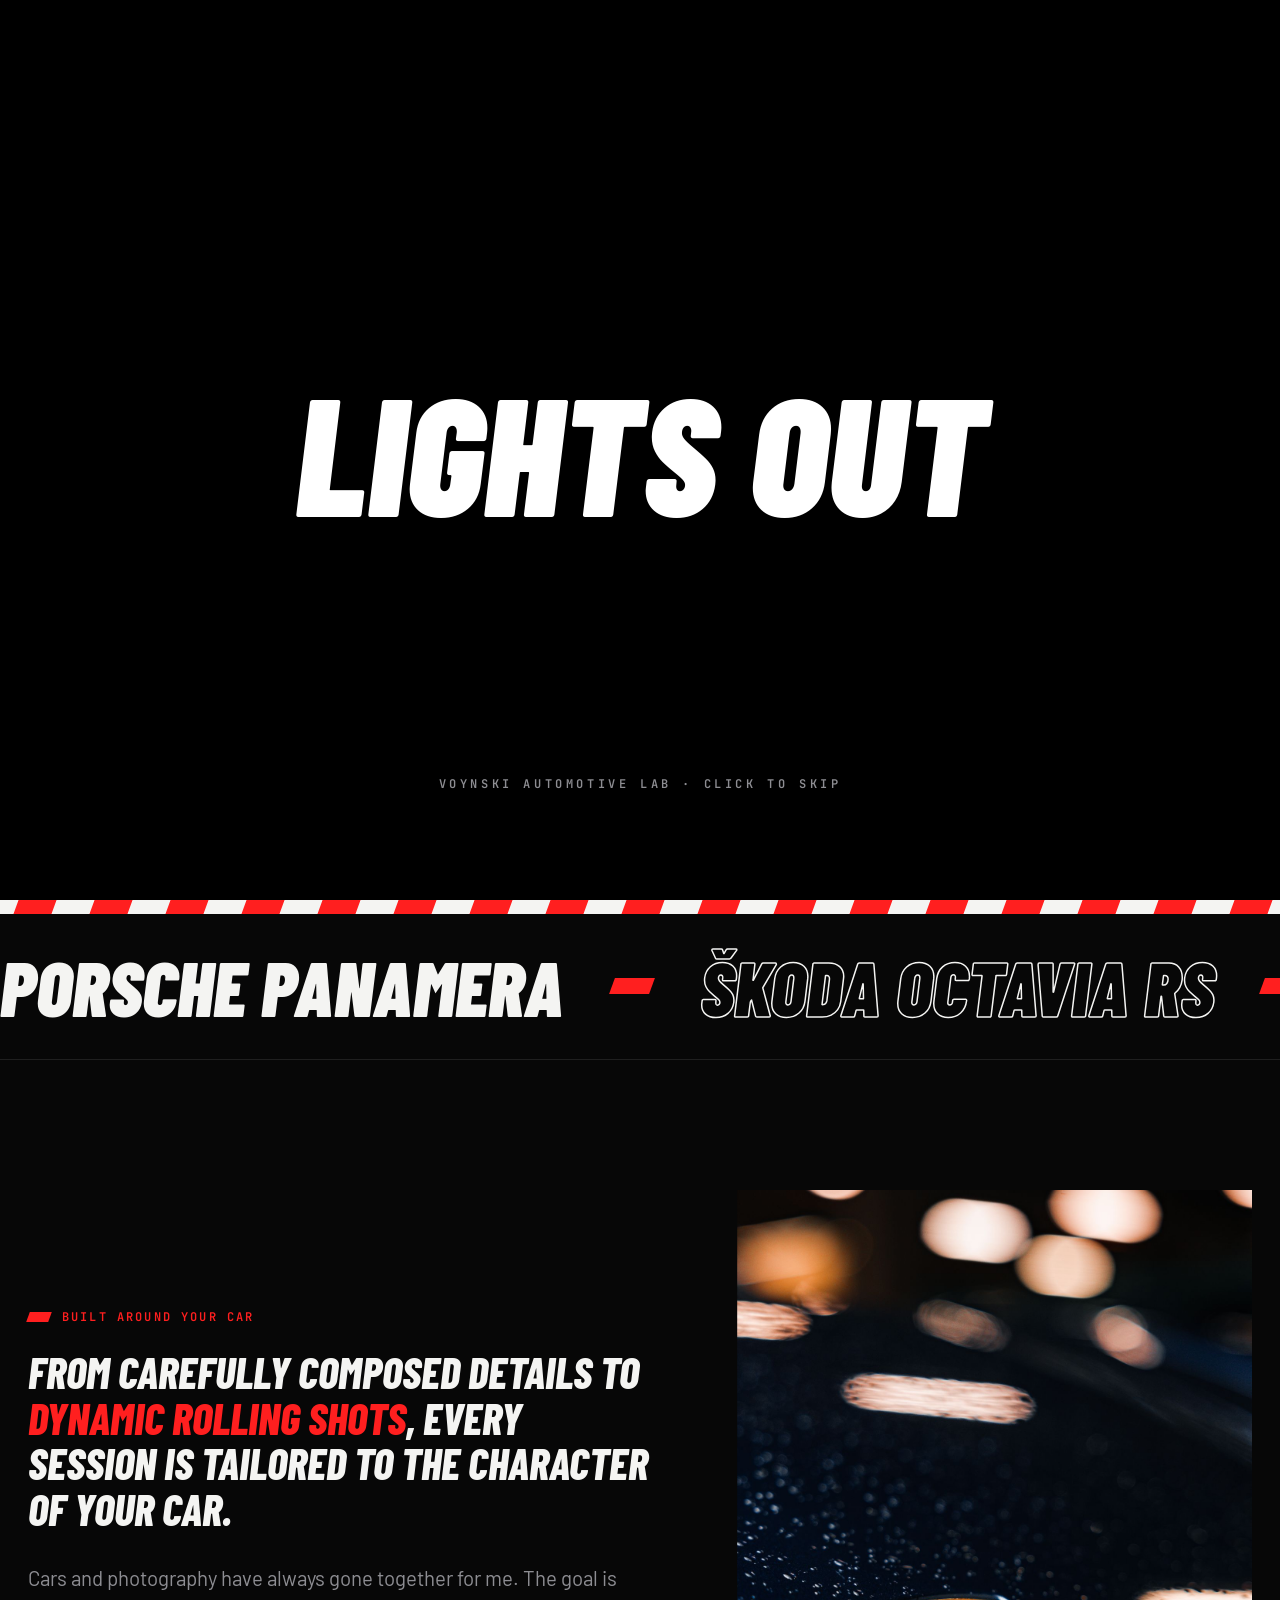
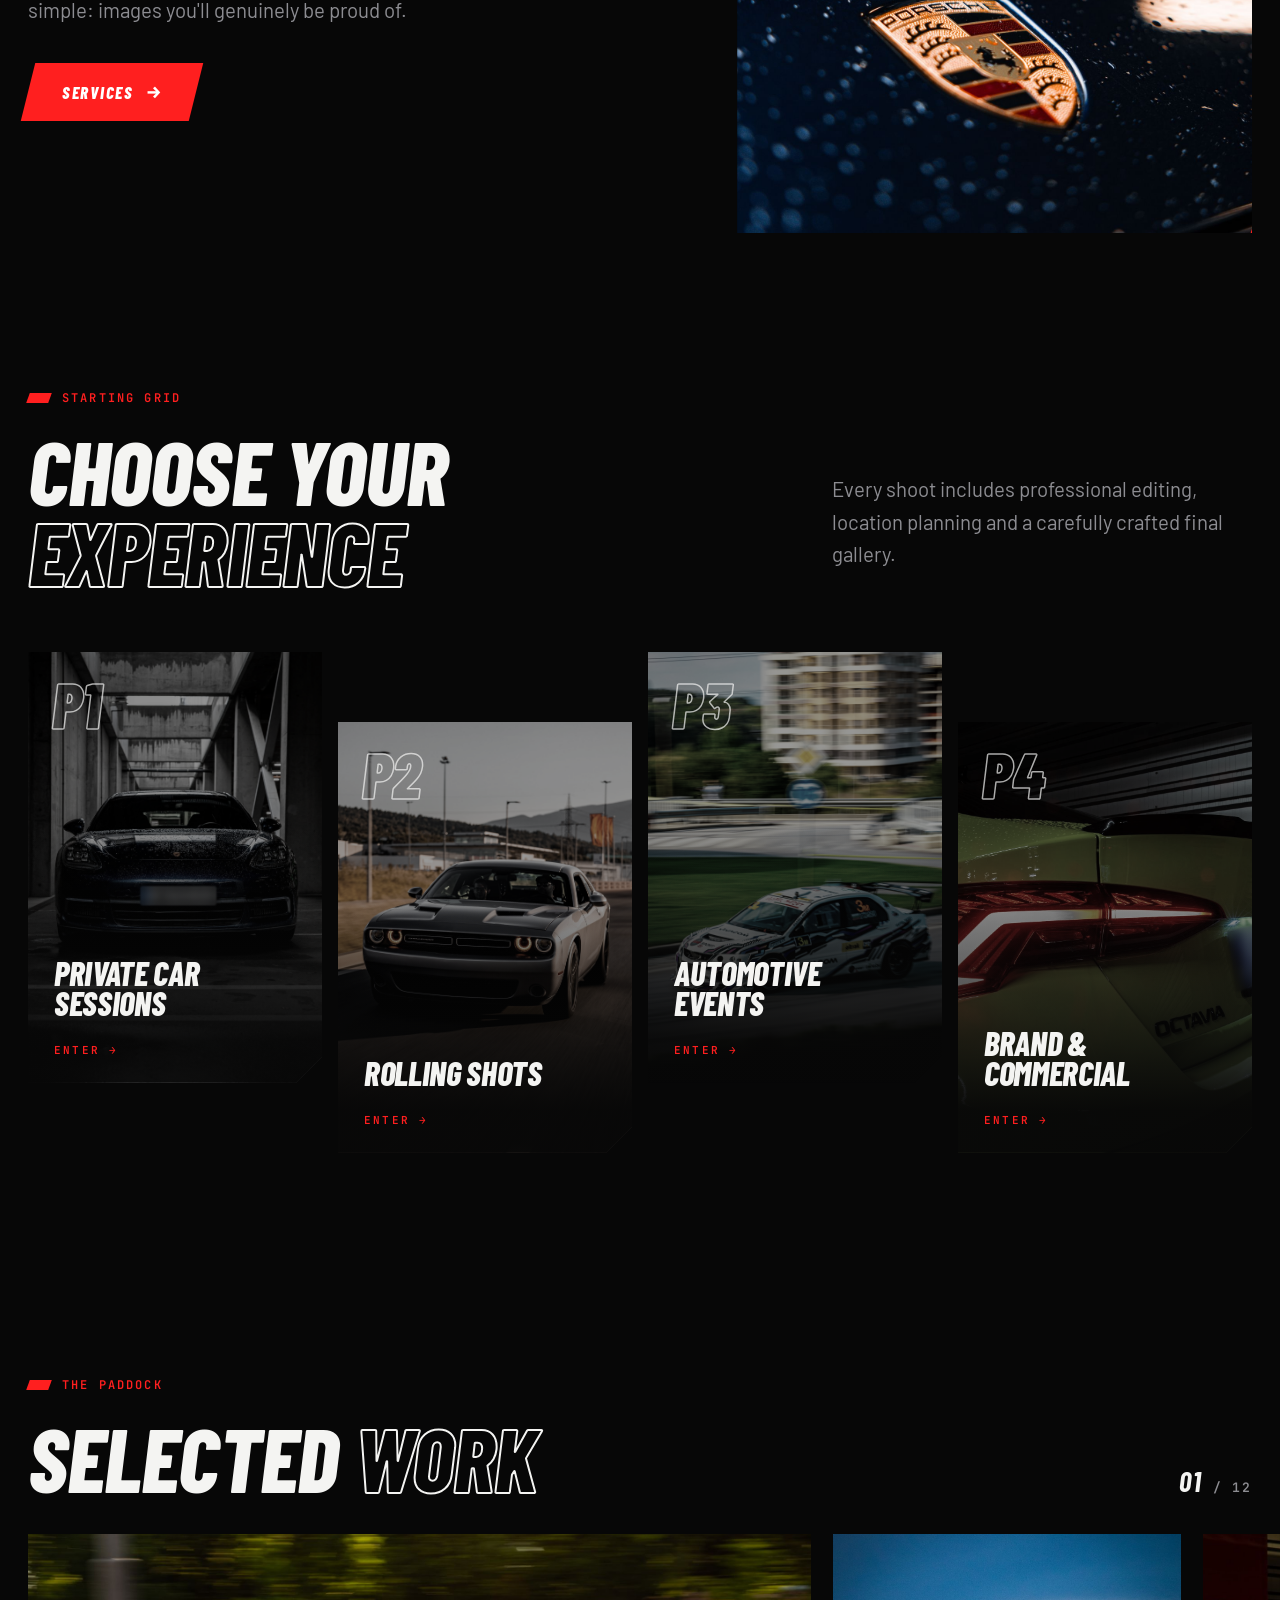
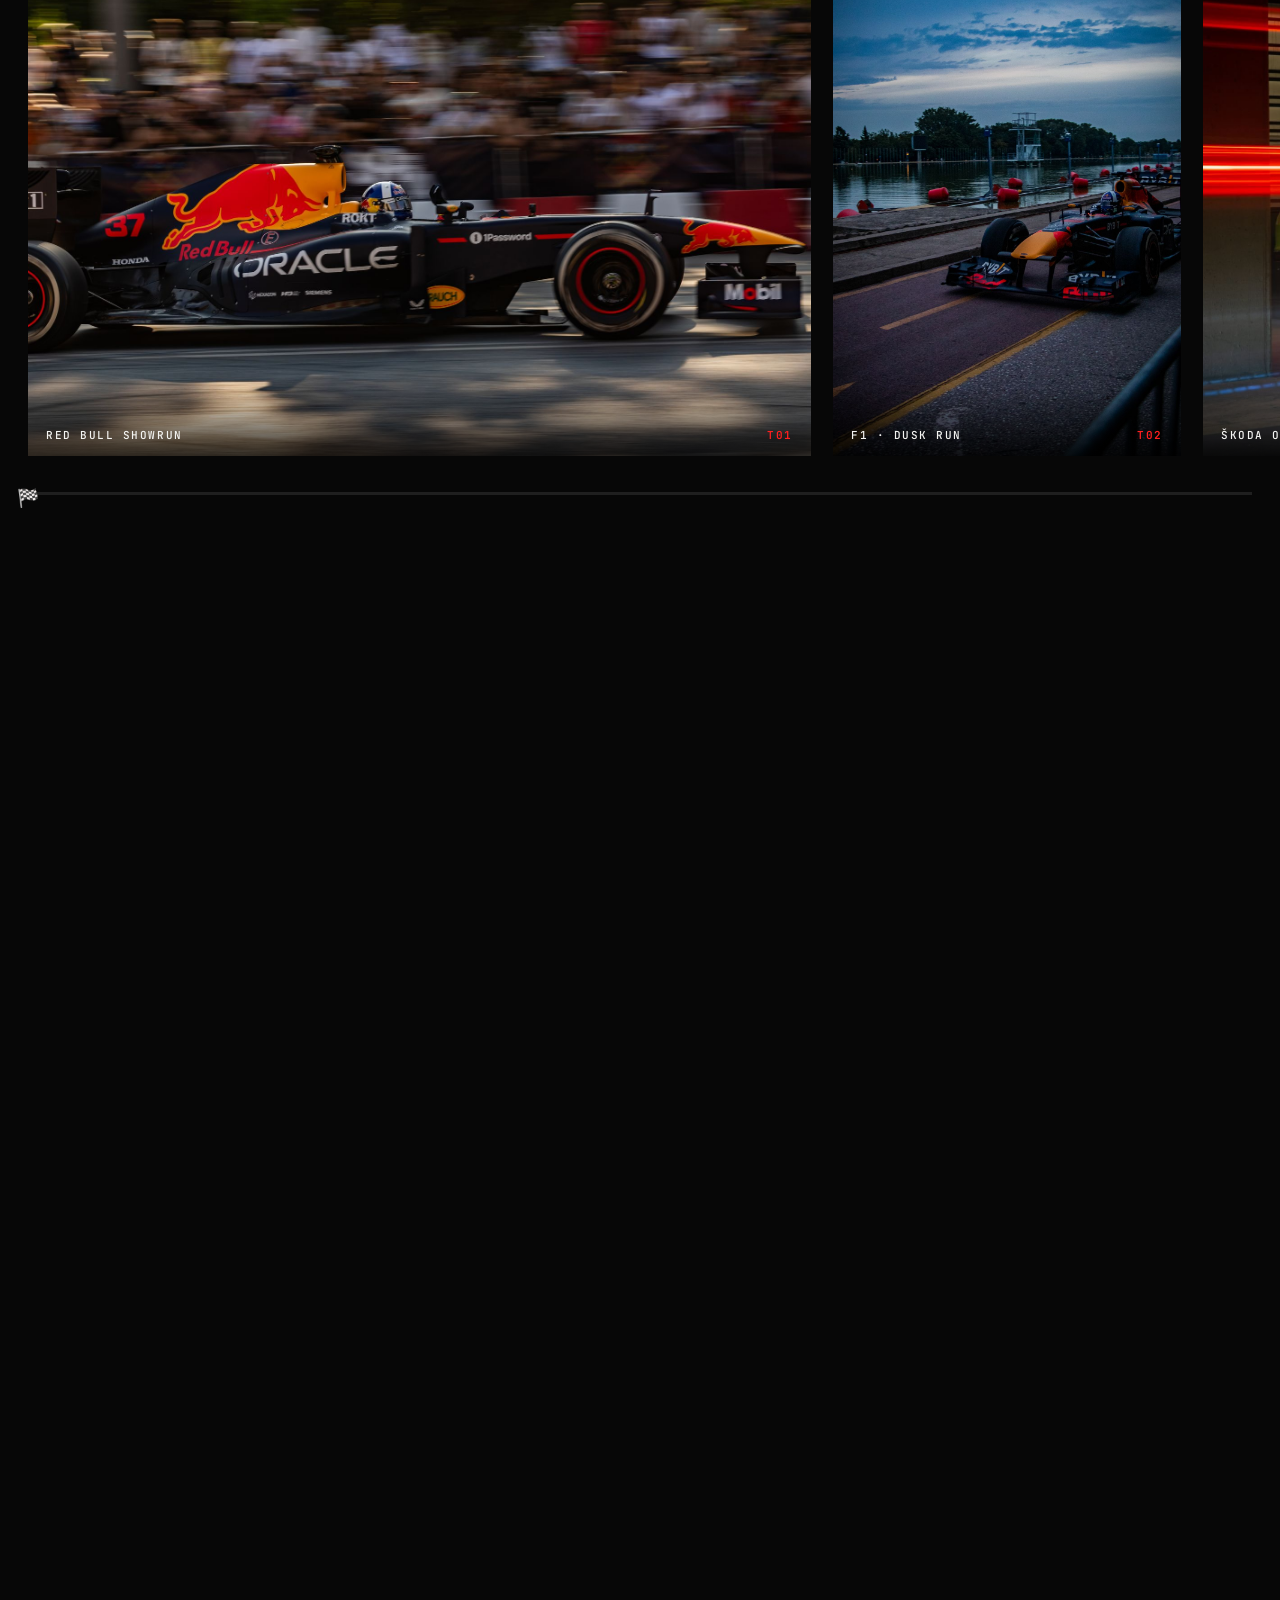
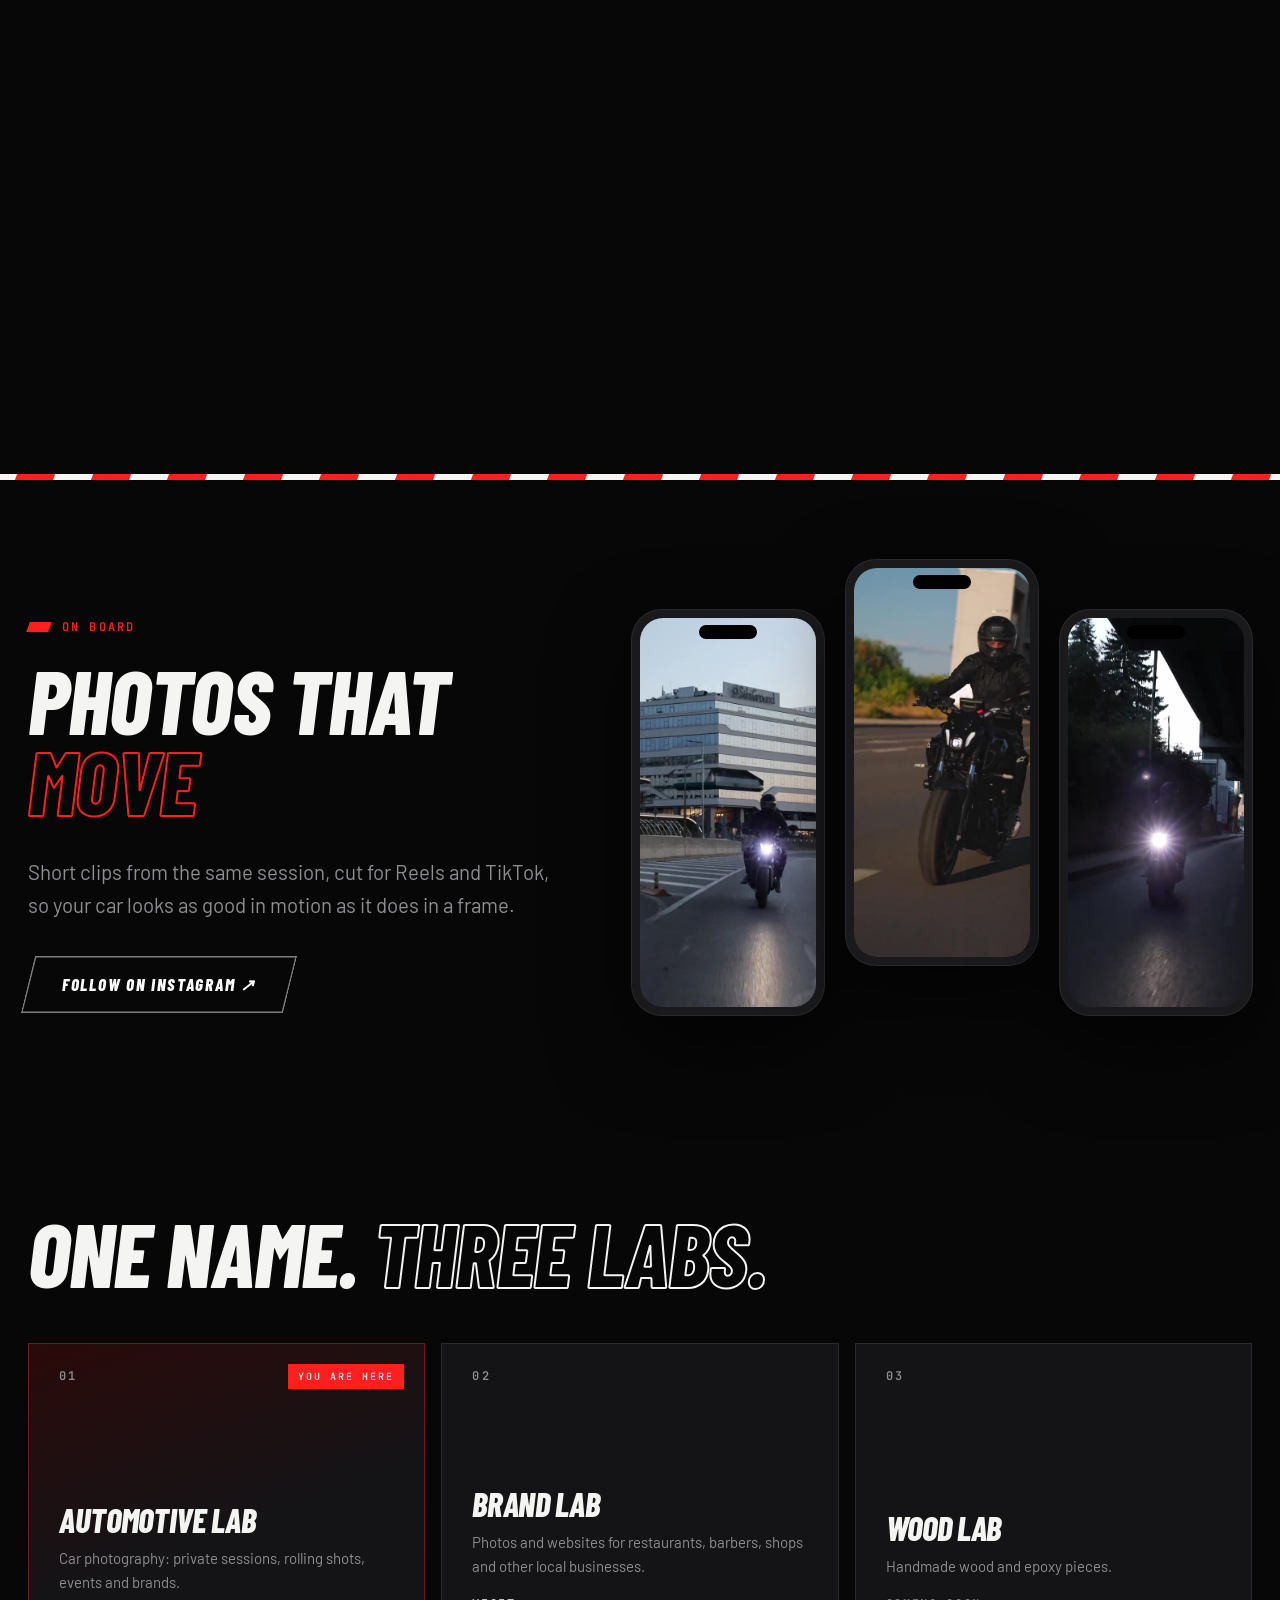
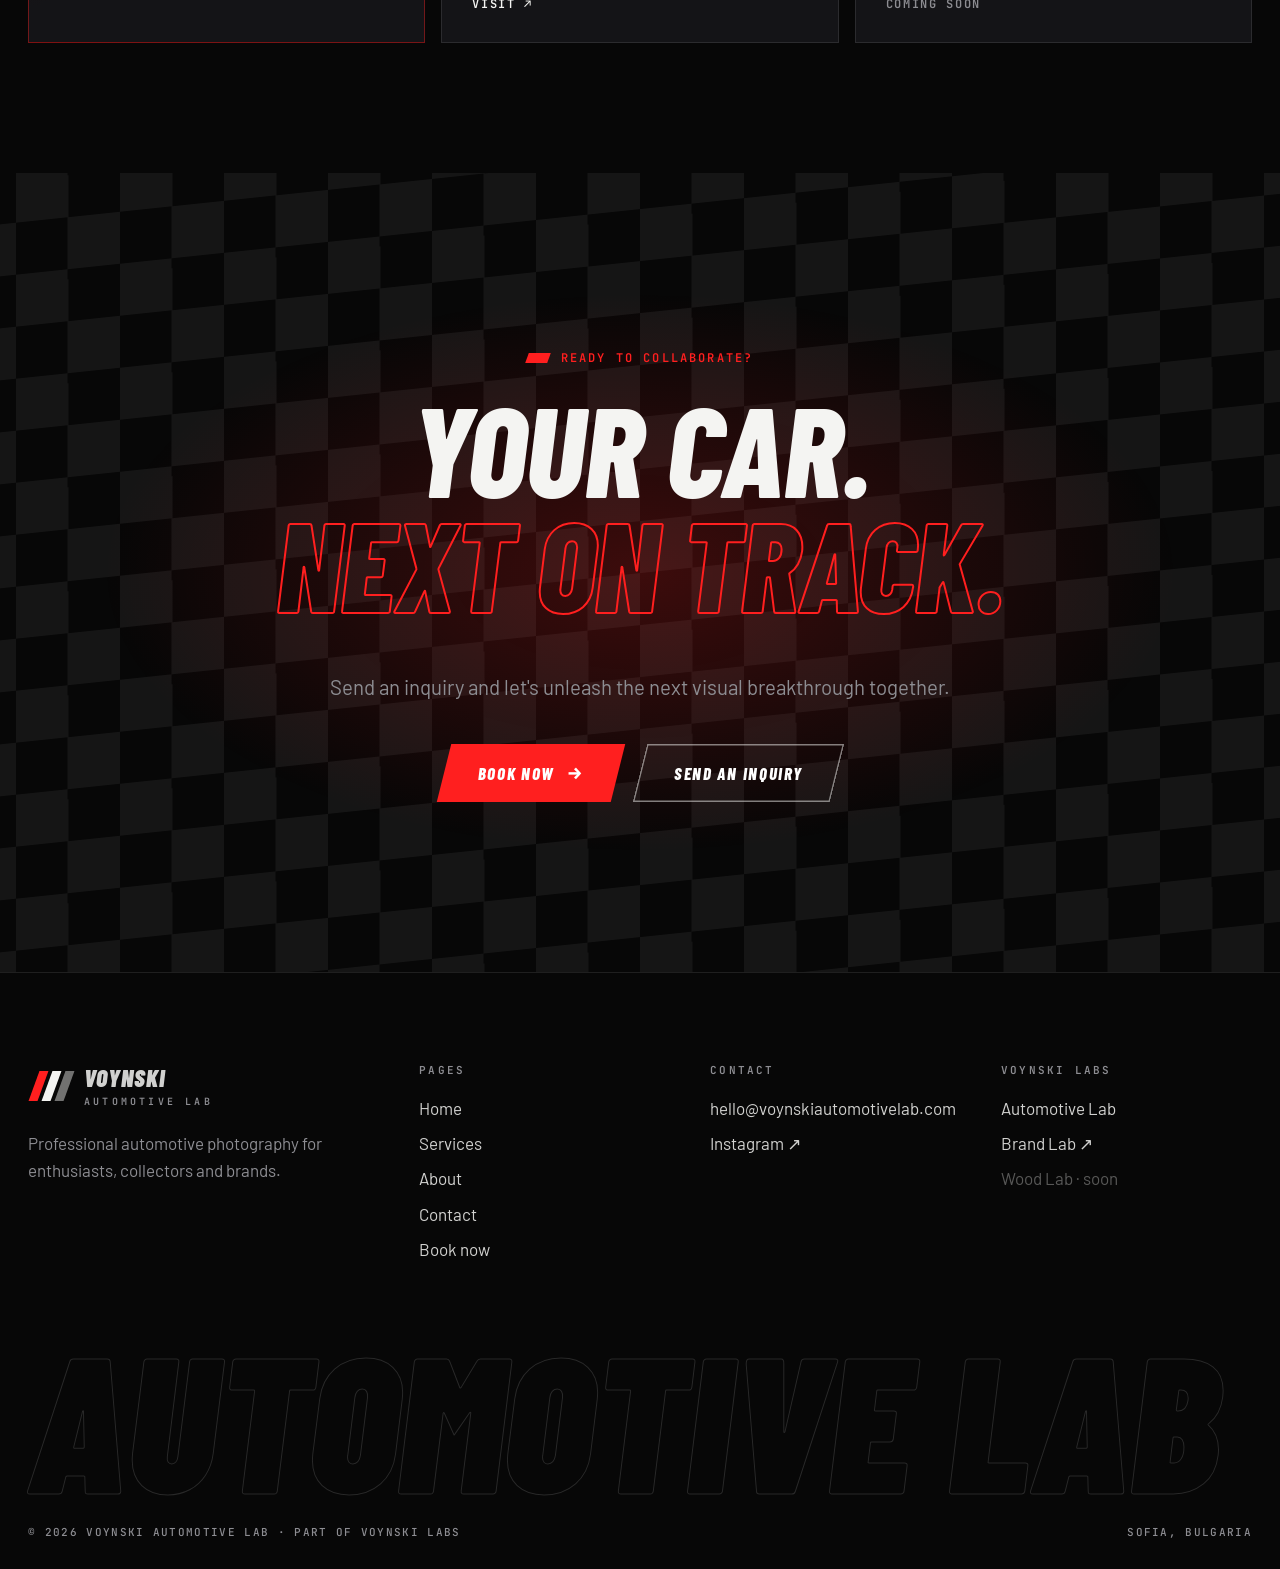
<file: index.html>
<!doctype html>
<html lang="en">
<head>
<meta charset="utf-8">
<meta name="viewport" content="width=device-width, initial-scale=1">
<title>Voynski Automotive Lab · Automotive photography in Sofia</title>
<meta name="description" content="Every car has a story. We capture it. Private car sessions, rolling shots, motorsport events and commercial photography in Sofia, Bulgaria.">
<meta name="theme-color" content="#070707">
<link rel="icon" href="data:image/svg+xml,%3Csvg xmlns='http://www.w3.org/2000/svg' viewBox='0 0 40 30'%3E%3Cg transform='skewX(-20)'%3E%3Crect x='14' width='8' height='30' fill='%23ff1f1f'/%3E%3Crect x='26' width='8' height='30' fill='%23f4f4f2'/%3E%3Crect x='38' width='8' height='30' fill='%23f4f4f2' opacity='.45'/%3E%3C/g%3E%3C/svg%3E">
<link rel="preconnect" href="https://fonts.googleapis.com">
<link rel="preconnect" href="https://fonts.gstatic.com" crossorigin>
<link href="https://fonts.googleapis.com/css2?family=Barlow+Condensed:ital,wght@1,700;1,800;1,900&family=Barlow:wght@400;500;600&family=Fira+Sans+Extra+Condensed:ital,wght@1,700;1,800;1,900&family=Fira+Sans:wght@400;500;600&family=JetBrains+Mono:wght@500;600&display=swap" rel="stylesheet">
<link rel="stylesheet" href="assets/style.css">
</head>
<body data-page="home">

<!-- Start lights: shown once per visit -->
<div class="lights" aria-hidden="true">
  <div class="rig"><div class="pod"><i></i><i></i></div><div class="pod"><i></i><i></i></div><div class="pod"><i></i><i></i></div><div class="pod"><i></i><i></i></div><div class="pod"><i></i><i></i></div></div>
  <div class="out">Lights out</div>
  <div class="msg">VOYNSKI AUTOMOTIVE LAB · CLICK TO SKIP</div>
</div>

<main>

<section class="hero">
  <div class="hero-img" style="background-image:url(images/hero-f1-visa.jpg)"></div>
  <canvas id="speedLines" aria-hidden="true"></canvas>
  <div class="wrap">
    <p data-i18n="h.1" class="tag">Automotive photography · Sofia</p>
    <h1 data-i18n="h.2"><span class="ln"><span>Every car has a story.</span></span><span class="ln"><span class="red">We capture it.</span></span></h1>
    <div class="hero-sub">
      <p data-i18n="h.3">Professional automotive photography for enthusiasts, collectors and brands.</p>
      <div class="hero-actions">
        <a data-i18n="h.4" href="book.html" class="btn">Book a session <span class="arr">→</span></a>
        <a data-i18n="h.5" href="#paddock" class="btn btn-line">See the work</a>
      </div>
    </div>
  </div>
  <div class="scroll-cue">SCROLL TO ACCELERATE</div>
  <div class="telemetry"><div class="wrap">
    <span class="live">On track</span>
    <span>Shot <b>Red Bull Showrun</b></span>
    <span>Shutter <b>1/60</b> · panning</span>
    <span>Sofia <b>42.69° N</b></span>
  </div></div>
</section>

<div class="kerb" aria-hidden="true"></div>

<div class="marquee" aria-hidden="true"><div class="marquee-track">
  <span>Porsche Panamera</span><i></i><span>Škoda Octavia RS</span><i></i><span>Red Bull RB</span><i></i><span>Dodge Challenger</span><i></i><span>BMW M4</span><i></i><span>BMW X3 M40i</span><i></i><span>Porsche 911</span><i></i>
  <span>Porsche Panamera</span><i></i><span>Škoda Octavia RS</span><i></i><span>Red Bull RB</span><i></i><span>Dodge Challenger</span><i></i><span>BMW M4</span><i></i><span>BMW X3 M40i</span><i></i><span>Porsche 911</span><i></i>
</div></div>

<!-- Intro -->
<section>
  <div class="wrap intro">
    <div>
      <p data-i18n="h.8" class="tag rv">Built around your car</p>
      <p data-i18n="h.9" class="big-quote rv rv-d1">From carefully composed details to <em>dynamic rolling shots</em>, every session is tailored to the character of your car.</p>
      <p data-i18n="h.10" class="lead rv rv-d2">Cars and photography have always gone together for me. The goal is simple: images you'll genuinely be proud of.</p>
      <div class="hero-actions rv rv-d3" style="margin-top:36px"><a data-i18n="h.11" href="services.html" class="btn">Services <span class="arr">→</span></a></div>
    </div>
    <div class="shot wipe"><img src="images/porsche-badge.jpg" alt="Porsche crest on a dark blue bonnet covered in rain drops" loading="lazy"></div>
  </div>
</section>

<!-- Services as a starting grid -->
<section style="padding-top:20px">
  <div class="wrap">
    <div class="grid-head">
      <div><p data-i18n="h.12" class="tag rv">Starting grid</p><h2 data-i18n="h.13" class="rv rv-d1">Choose your<br><span class="outline">experience</span></h2></div>
      <p data-i18n="h.14" class="lead rv rv-d2" style="max-width:420px">Every shoot includes professional editing, location planning and a carefully crafted final gallery.</p>
    </div>
    <div class="starting-grid">
      <a class="slot rv" href="services.html#private"><img src="images/panamera-front.jpg" alt="Porsche Panamera with headlights on in a concrete garage" loading="lazy"><span class="pos">P1</span><h3 data-i18n="h.g1t">Private car sessions</h3><p data-i18n="h.g1d">A tailored photoshoot focused on the design, details and personality of your vehicle.</p><span class="go" data-i18n="h.go">ENTER →</span></a>
      <a class="slot rv rv-d1" href="services.html#rolling"><img src="images/challenger-rolling.jpg" alt="Dodge Challenger rolling shot on the highway at golden hour" loading="lazy"><span class="pos">P2</span><h3 data-i18n="h.g2t">Rolling shots</h3><p data-i18n="h.g2d">Dynamic road photography that captures motion, speed and presence.</p><span class="go" data-i18n="h.go">ENTER →</span></a>
      <a class="slot rv rv-d2" href="services.html#events"><img src="images/rally-pan.jpg" alt="Rally car panning shot at Pista Sofia" loading="lazy"><span class="pos">P3</span><h3 data-i18n="h.g3t">Automotive events</h3><p data-i18n="h.g3d">Professional coverage for car meets, rallies, track days and special events.</p><span class="go" data-i18n="h.go">ENTER →</span></a>
      <a class="slot rv rv-d3" href="services.html#commercial"><img src="images/skoda-tail.jpg" alt="Škoda Octavia RS tail light glowing red" loading="lazy"><span class="pos">P4</span><h3 data-i18n="h.g4t">Brand &amp; commercial</h3><p data-i18n="h.g4d">Premium imagery for dealerships, detailers, workshops and automotive brands.</p><span class="go" data-i18n="h.go">ENTER →</span></a>
    </div>
  </div>
</section>

<!-- Paddock: pinned horizontal gallery -->
<section class="paddock" id="paddock">
  <div class="pin">
    <div class="wrap p-head">
      <div><p data-i18n="h.19" class="tag">The paddock</p><h2 data-i18n="h.20">Selected <span class="outline">work</span></h2></div>
      <div class="counter"><b>01</b> / 12</div>
    </div>
    <div class="track">
      <figure class="frame w"><img src="images/f1-oracle-pan.jpg" alt="Red Bull F1 car panning shot in front of the crowd" loading="lazy"><figcaption><span data-i18n="h.21">Red Bull Showrun</span><b data-i18n="h.22">T01</b></figcaption></figure>
      <figure class="frame t"><img src="images/f1-dusk.jpg" alt="Red Bull F1 car at dusk by the lake" loading="lazy"><figcaption><span data-i18n="h.23">F1 · Dusk run</span><b data-i18n="h.24">T02</b></figcaption></figure>
      <figure class="frame w"><img src="images/skoda-trails.jpg" alt="Škoda Octavia RS with red light trails in a garage" loading="lazy"><figcaption><span data-i18n="h.25">Škoda Octavia RS</span><b data-i18n="h.26">T03</b></figcaption></figure>
      <figure class="frame w"><img src="images/stunt-burnout.jpg" alt="Stunt bike burnout with smoke in front of the crowd" loading="lazy"><figcaption><span data-i18n="h.27">Stunt show</span><b data-i18n="h.28">T04</b></figcaption></figure>
      <figure class="frame t"><img src="images/panamera-rear-tunnel.jpg" alt="Porsche Panamera from behind in a concrete tunnel" loading="lazy"><figcaption><span data-i18n="h.29">Porsche Panamera</span><b data-i18n="h.30">T05</b></figcaption></figure>
      <figure class="frame w"><img src="images/m4-redbull.jpg" alt="Red Bull BMW M4 drifting toward the camera" loading="lazy"><figcaption><span data-i18n="h.31">BMW M4 · Drift</span><b data-i18n="h.32">T06</b></figcaption></figure>
      <figure class="frame t"><img src="images/bike-rolling.jpg" alt="Motorcycle rider rolling shot on the highway" loading="lazy"><figcaption><span data-i18n="h.33">Night rider</span><b data-i18n="h.34">T07</b></figcaption></figure>
      <figure class="frame w"><img src="images/rally-drift.jpg" alt="Rally cars drifting through a corner at Pista Sofia" loading="lazy"><figcaption><span data-i18n="h.35">Pista Sofia</span><b data-i18n="h.36">T08</b></figcaption></figure>
      <figure class="frame t"><img src="images/911-top.jpg" alt="White Porsche 911 with red roof seen from above" loading="lazy"><figcaption><span data-i18n="h.37">Porsche 911</span><b data-i18n="h.38">T09</b></figcaption></figure>
      <figure class="frame w"><img src="images/bmw-m40i-tail.jpg" alt="BMW X3 M40i tail light and badge at sunset" loading="lazy"><figcaption><span data-i18n="h.39">BMW X3 M40i</span><b data-i18n="h.40">T10</b></figcaption></figure>
      <figure class="frame t"><img src="images/challenger-tunnel.jpg" alt="Dodge Challenger with headlights on in a concrete tunnel" loading="lazy"><figcaption><span data-i18n="h.41">Dodge Challenger</span><b data-i18n="h.42">T11</b></figcaption></figure>
      <figure class="frame w"><img src="images/f1-oracle-blur.jpg" alt="Red Bull F1 car with motion blur" loading="lazy"><figcaption><span data-i18n="h.43">Full send</span><b data-i18n="h.44">T12</b></figcaption></figure>
    </div>
    <div class="p-progress" aria-hidden="true"><i></i><span></span></div>
  </div>
</section>

<div class="kerb thin" aria-hidden="true"></div>

<!-- Reels -->
<section>
  <div class="wrap reels">
    <div>
      <p data-i18n="h.45" class="tag rv">On board</p>
      <h2 data-i18n="h.46" class="rv rv-d1">Photos that <span class="outline red">move</span></h2>
      <p data-i18n="h.47" class="lead rv rv-d2">Short clips from the same session, cut for Reels and TikTok, so your car looks as good in motion as it does in a frame.</p>
      <div class="hero-actions rv rv-d3" style="margin-top:34px"><a class="btn btn-line" data-c="instagram-link" target="_blank" rel="noopener">Follow on Instagram ↗</a></div>
    </div>
    <div class="phones">
      <div class="phone rv"><video data-auto muted loop playsinline preload="none" poster="video/reel-night.jpg" src="video/reel-night.mp4"></video></div>
      <div class="phone rv rv-d1"><video data-auto muted loop playsinline preload="none" poster="video/reel-road.jpg" src="video/reel-road.mp4"></video></div>
      <div class="phone rv rv-d2"><video data-auto muted loop playsinline preload="none" poster="video/reel-garage.jpg" src="video/reel-garage.mp4"></video></div>
    </div>
  </div>
</section>

<!-- Voynski Labs -->
<section style="padding-top:20px">
  <div class="wrap">
    <p data-i18n="h.48" class="tag rv">Voynski Labs</p>
    <h2 data-i18n="h.49" class="rv rv-d1">One name. <span class="outline">Three labs.</span></h2>
    <div class="labs">
      <div class="lab cur rv"><span class="n">01</span><span data-i18n="h.50" class="here">You are here</span><h3 data-i18n="h.51">Automotive Lab</h3><p data-i18n="h.52">Car photography: private sessions, rolling shots, events and brands.</p></div>
      <a class="lab rv rv-d1" data-c="brand" href="https://voynski-brand-lab.netlify.app/" target="_blank" rel="noopener"><span class="n">02</span><h3 data-i18n="h.53">Brand Lab</h3><p data-i18n="h.54">Photos and websites for restaurants, barbers, shops and other local businesses.</p><span data-i18n="h.55" class="link">Visit ↗</span></a>
      <div class="lab rv rv-d2"><span class="n">03</span><h3 data-i18n="h.56">Wood Lab</h3><p data-i18n="h.57">Handmade wood and epoxy pieces.</p><span data-i18n="h.58" class="link" style="color:var(--muted)">Coming soon</span></div>
    </div>
  </div>
</section>

<!-- Finish line -->
<section class="finish">
  <div class="flag"></div>
  <div class="wrap">
    <p data-i18n="h.59" class="tag rv" style="justify-content:center">Ready to collaborate?</p>
    <h2 data-i18n="h.60" class="rv rv-d1">Your car.<br><span class="outline red">Next on track.</span></h2>
    <p data-i18n="h.61" class="lead rv rv-d2" style="margin:0 auto">Send an inquiry and let's unleash the next visual breakthrough together.</p>
    <div class="hero-actions rv rv-d3"><a data-i18n="h.62" href="book.html" class="btn">Book now <span class="arr">→</span></a><a data-i18n="h.63" href="contact.html" class="btn btn-line">Send an inquiry</a></div>
  </div>
</section>

</main>
<script src="assets/i18n.js"></script>
<script src="assets/main.js"></script>
<script src="assets/home.js"></script>
</body>
</html>
</file>
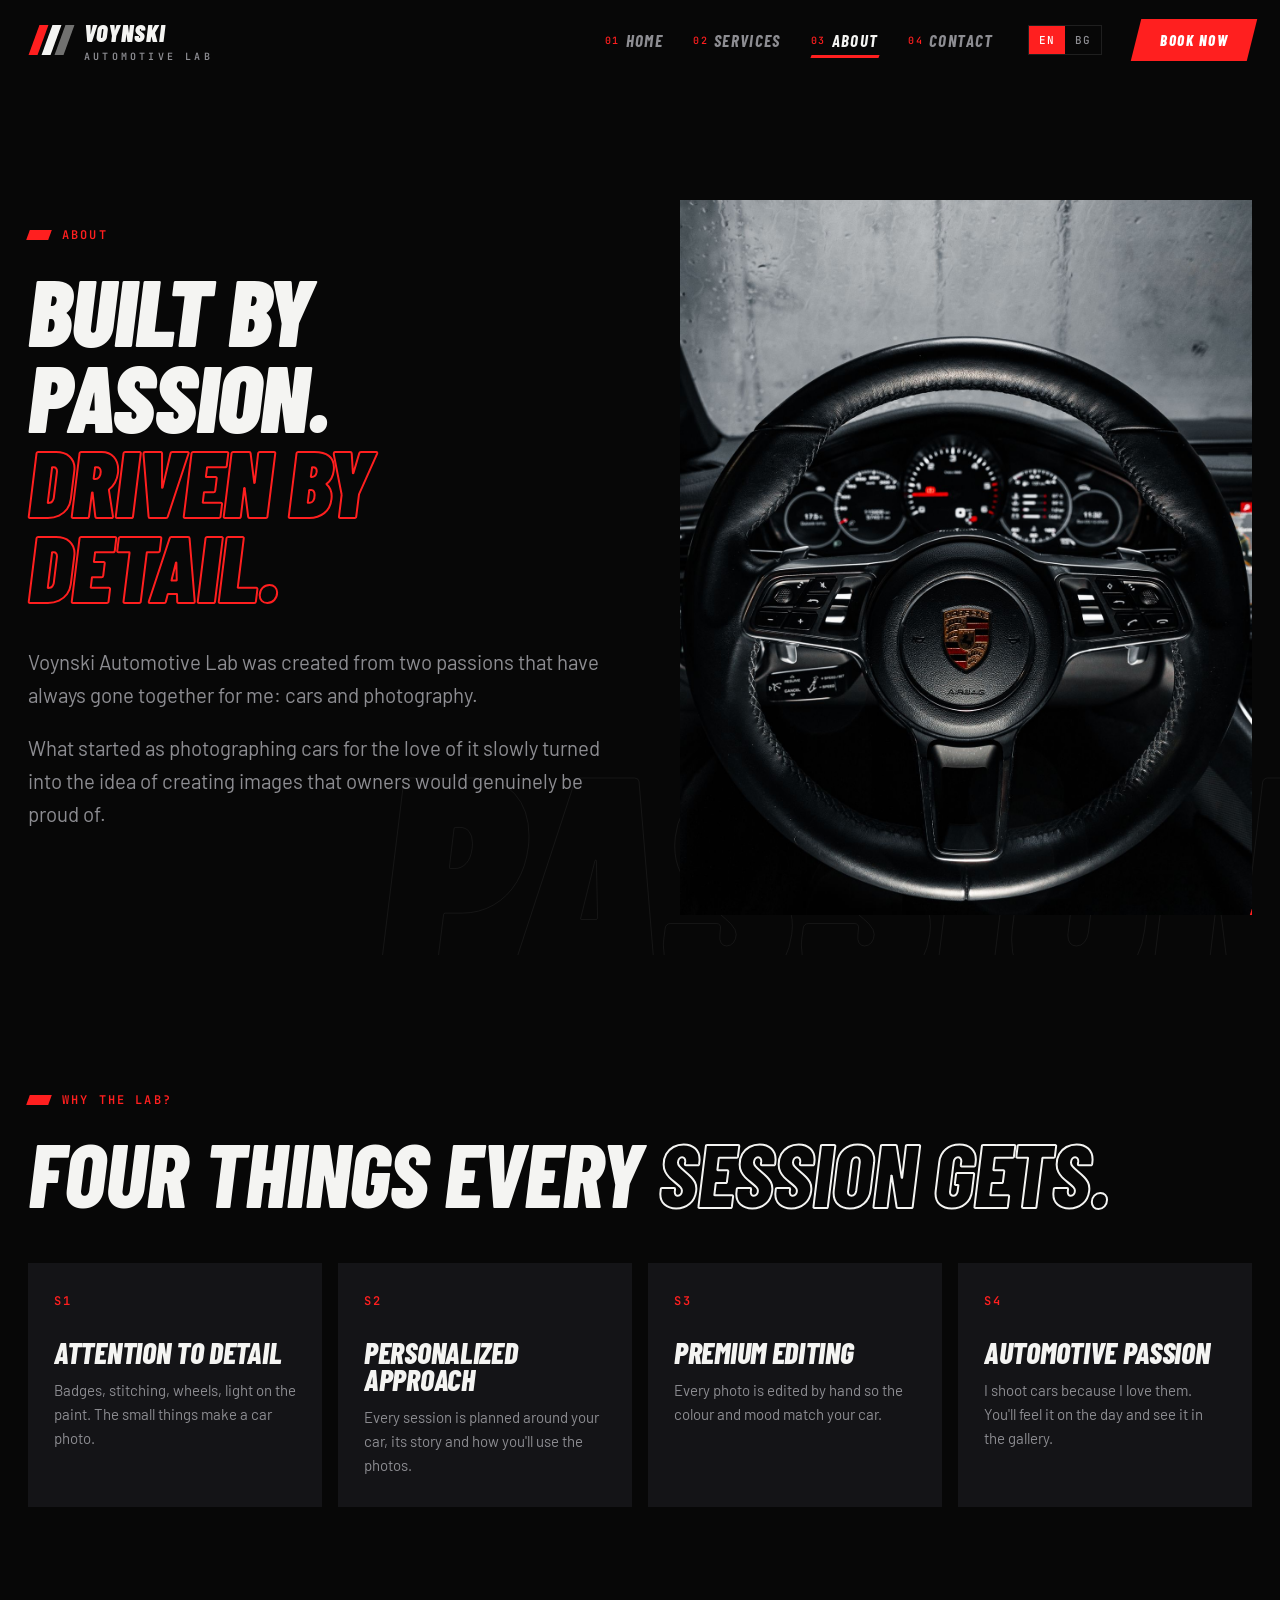
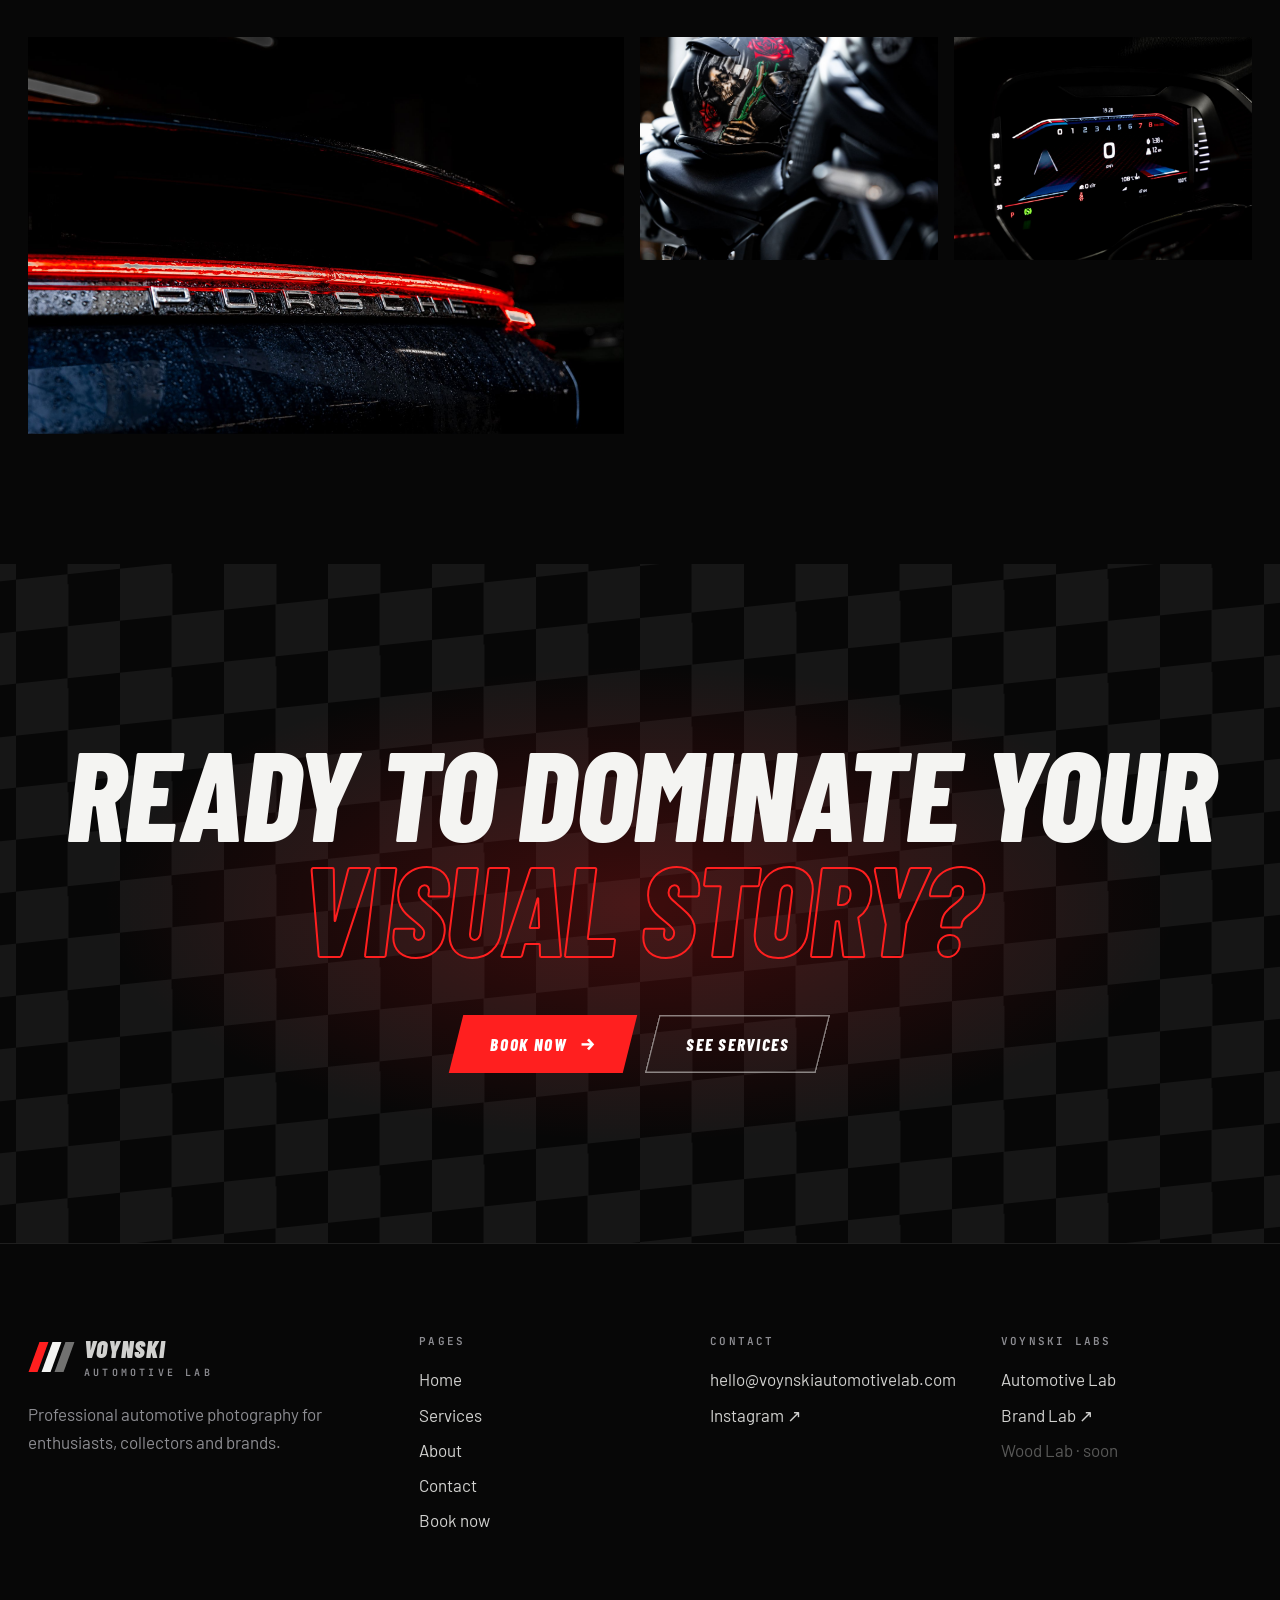
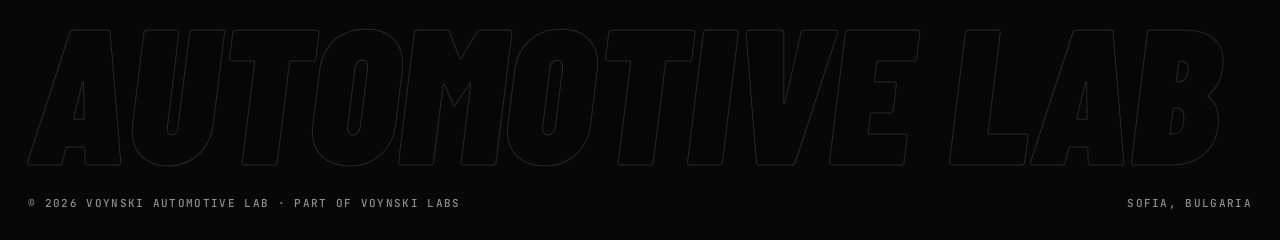
<file: about.html>
<!doctype html>
<html lang="en">
<head>
<meta charset="utf-8">
<meta name="viewport" content="width=device-width, initial-scale=1">
<title>About · Voynski Automotive Lab</title>
<meta name="description" content="Voynski Automotive Lab was created from two passions that have always gone together: cars and photography.">
<meta name="theme-color" content="#070707">
<link rel="icon" href="data:image/svg+xml,%3Csvg xmlns='http://www.w3.org/2000/svg' viewBox='0 0 40 30'%3E%3Cg transform='skewX(-20)'%3E%3Crect x='14' width='8' height='30' fill='%23ff1f1f'/%3E%3Crect x='26' width='8' height='30' fill='%23f4f4f2'/%3E%3Crect x='38' width='8' height='30' fill='%23f4f4f2' opacity='.45'/%3E%3C/g%3E%3C/svg%3E">
<link rel="preconnect" href="https://fonts.googleapis.com">
<link rel="preconnect" href="https://fonts.gstatic.com" crossorigin>
<link href="https://fonts.googleapis.com/css2?family=Barlow+Condensed:ital,wght@1,700;1,800;1,900&family=Barlow:wght@400;500;600&family=Fira+Sans+Extra+Condensed:ital,wght@1,700;1,800;1,900&family=Fira+Sans:wght@400;500;600&family=JetBrains+Mono:wght@500;600&display=swap" rel="stylesheet">
<link rel="stylesheet" href="assets/style.css">
</head>
<body data-page="about">
<main>

<section class="page-hero" style="padding-bottom:40px">
  <div class="ghost" aria-hidden="true">Passion</div>
  <div class="wrap about-grid" style="position:relative">
    <div>
      <p data-i18n="a.1" class="tag rv">About</p>
      <h1 data-i18n="a.2" class="rv rv-d1" style="font-size:clamp(52px,7.4vw,124px)">Built by passion.<br><span class="outline red">Driven by detail.</span></h1>
      <p data-i18n="a.3" class="lead rv rv-d2">Voynski Automotive Lab was created from two passions that have always gone together for me: cars and photography.</p>
      <p data-i18n="a.4" class="lead rv rv-d3">What started as photographing cars for the love of it slowly turned into the idea of creating images that owners would genuinely be proud of.</p>
      <div data-i18n="a.5" class="sig rv">— Victor Voynski</div>
    </div>
    <div class="shot wipe"><img src="images/porsche-wheel.jpg" alt="Porsche steering wheel and gauges" loading="lazy"></div>
  </div>
</section>

<section>
  <div class="wrap">
    <p data-i18n="a.6" class="tag rv">Why the lab?</p>
    <h2 data-i18n="a.7" class="rv rv-d1">Four things every <span class="outline">session gets.</span></h2>
    <div class="why">
      <div class="rv"><b data-i18n="a.8">S1</b><h3 data-i18n="a.9">Attention to detail</h3><p data-i18n="a.10">Badges, stitching, wheels, light on the paint. The small things make a car photo.</p></div>
      <div class="rv rv-d1"><b data-i18n="a.11">S2</b><h3 data-i18n="a.12">Personalized approach</h3><p data-i18n="a.13">Every session is planned around your car, its story and how you'll use the photos.</p></div>
      <div class="rv rv-d2"><b data-i18n="a.14">S3</b><h3 data-i18n="a.15">Premium editing</h3><p data-i18n="a.16">Every photo is edited by hand so the colour and mood match your car.</p></div>
      <div class="rv rv-d3"><b data-i18n="a.17">S4</b><h3 data-i18n="a.18">Automotive passion</h3><p data-i18n="a.19">I shoot cars because I love them. You'll feel it on the day and see it in the gallery.</p></div>
    </div>
  </div>
</section>

<section style="padding-top:0">
  <div class="wrap strip">
    <div class="wipe"><img src="images/porsche-tail.jpg" alt="Porsche light bar and lettering in the dark" loading="lazy"></div>
    <div class="wipe"><img src="images/bike-helmet.jpg" alt="Painted motorcycle helmet on a black bike" loading="lazy"></div>
    <div class="wipe"><img src="images/skoda-dash.jpg" alt="Škoda Octavia RS digital dashboard" loading="lazy"></div>
  </div>
</section>

<section class="finish">
  <div class="flag"></div>
  <div class="wrap">
    <h2 data-i18n="a.20" class="rv">Ready to dominate your <span class="outline red">visual story?</span></h2>
    <div class="hero-actions rv rv-d1"><a data-i18n="a.21" href="book.html" class="btn">Book now <span class="arr">→</span></a><a data-i18n="a.22" href="services.html" class="btn btn-line">See services</a></div>
  </div>
</section>

</main>
<script src="assets/i18n.js"></script>
<script src="assets/main.js"></script>
</body>
</html>
</file>
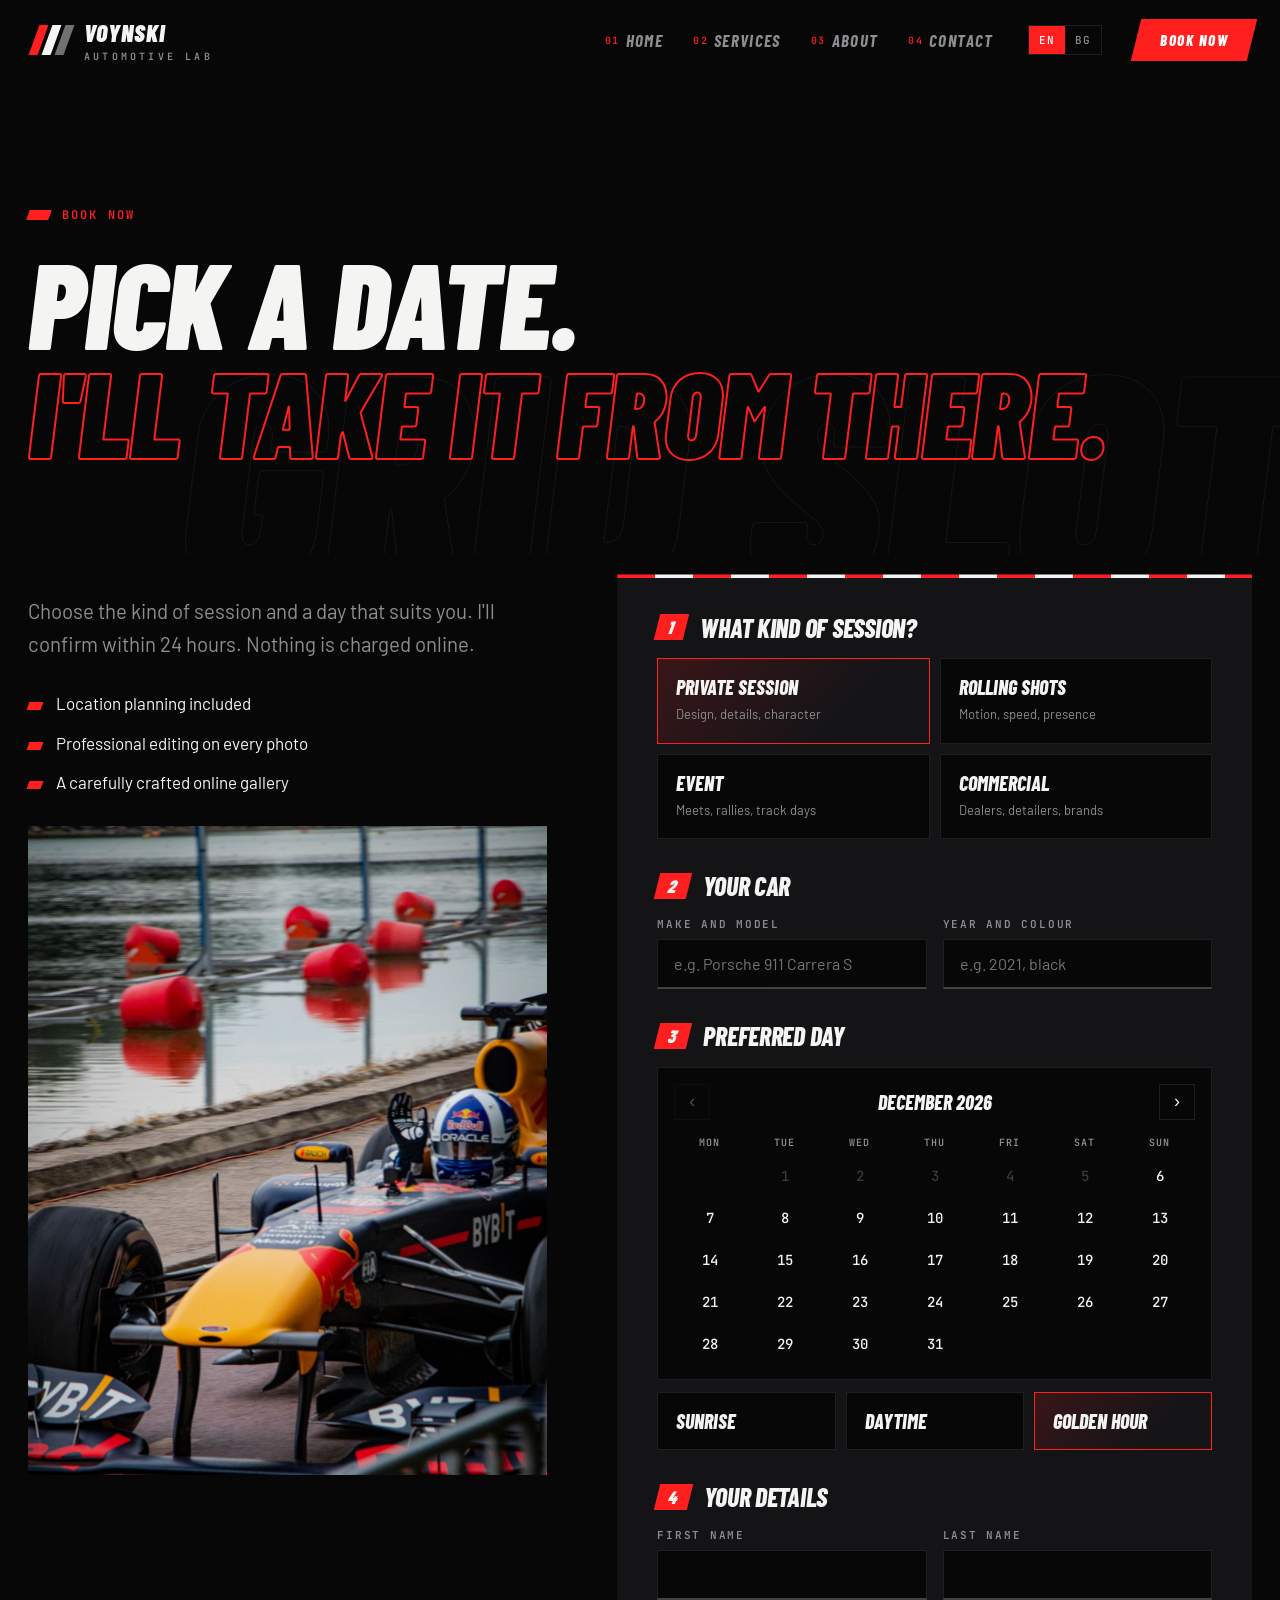
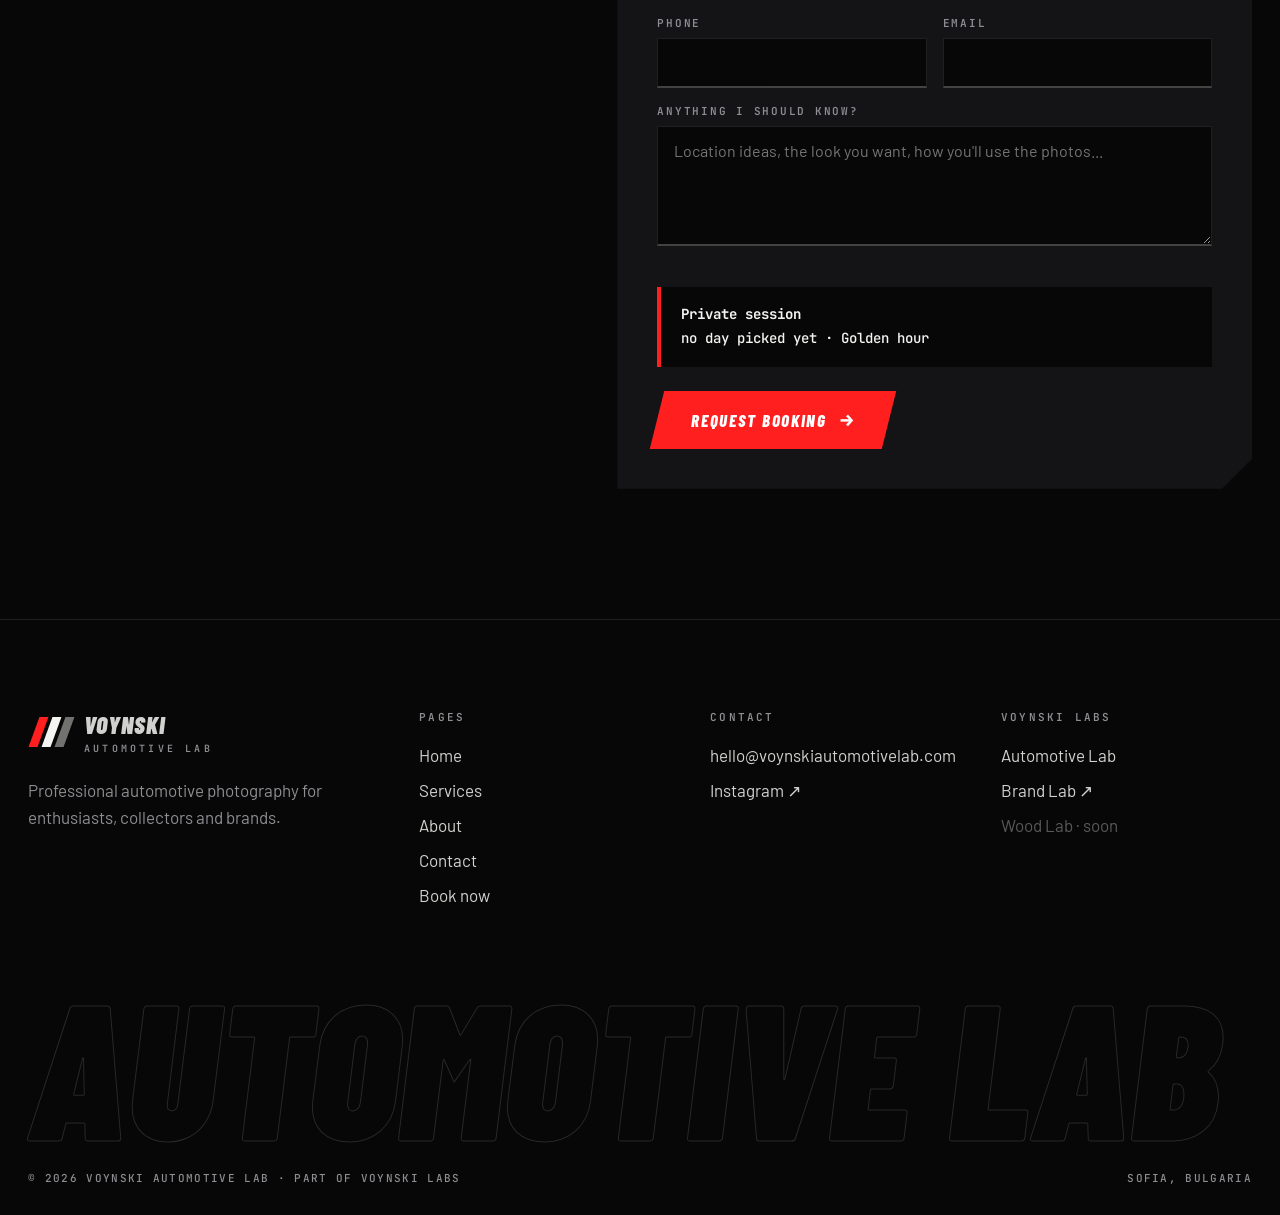
<file: book.html>
<!doctype html>
<html lang="en">
<head>
<meta charset="utf-8">
<meta name="viewport" content="width=device-width, initial-scale=1">
<title>Book now · Voynski Automotive Lab</title>
<meta name="description" content="Book a private car session, rolling shots, event coverage or a commercial shoot. Pick a date and I'll confirm within 24 hours.">
<meta name="theme-color" content="#070707">
<link rel="icon" href="data:image/svg+xml,%3Csvg xmlns='http://www.w3.org/2000/svg' viewBox='0 0 40 30'%3E%3Cg transform='skewX(-20)'%3E%3Crect x='14' width='8' height='30' fill='%23ff1f1f'/%3E%3Crect x='26' width='8' height='30' fill='%23f4f4f2'/%3E%3Crect x='38' width='8' height='30' fill='%23f4f4f2' opacity='.45'/%3E%3C/g%3E%3C/svg%3E">
<link rel="preconnect" href="https://fonts.googleapis.com">
<link rel="preconnect" href="https://fonts.gstatic.com" crossorigin>
<link href="https://fonts.googleapis.com/css2?family=Barlow+Condensed:ital,wght@1,700;1,800;1,900&family=Barlow:wght@400;500;600&family=Fira+Sans+Extra+Condensed:ital,wght@1,700;1,800;1,900&family=Fira+Sans:wght@400;500;600&family=JetBrains+Mono:wght@500;600&display=swap" rel="stylesheet">
<link rel="stylesheet" href="assets/style.css">
</head>
<body data-page="book">
<main>

<section class="page-hero" style="padding-bottom:40px">
  <div class="ghost" aria-hidden="true">Grid slot</div>
  <div class="wrap" style="position:relative">
    <p data-i18n="b.1" class="tag rv">Book now</p>
    <h1 data-i18n="b.2" class="rv rv-d1">Pick a date.<br><span class="outline red">I'll take it from there.</span></h1>
  </div>
</section>

<section style="padding-top:20px">
  <div class="wrap form-grid">
    <aside>
      <p data-i18n="b.3" class="lead rv">Choose the kind of session and a day that suits you. I'll confirm within 24 hours. Nothing is charged online.</p>
      <ul class="checks rv rv-d1">
        <li data-i18n="b.4">Location planning included</li>
        <li data-i18n="b.5">Professional editing on every photo</li>
        <li data-i18n="b.6">A carefully crafted online gallery</li>
      </ul>
      <div class="shot wipe" style="aspect-ratio:4/5"><img src="images/f1-close.jpg" alt="Red Bull F1 car close up by the water" loading="lazy"></div>
    </aside>

    <div class="panel rv rv-d1" id="bookBox">
      <form name="booking" method="POST" data-netlify="true" netlify-honeypot="bot-field" id="bookForm">
        <input type="hidden" name="form-name" value="booking">
        <p hidden><label>Don't fill this out: <input name="bot-field"></label></p>
        <input type="hidden" name="date" id="fDate">

        <div class="fstep">
          <div class="fstep-h"><span>1</span><h3 data-i18n="b.8">What kind of session?</h3></div>
          <div class="opts">
            <label class="opt"><input type="radio" name="service" value="Private car session" data-k="private" checked><span><b data-i18n="b.9">Private session</b><small data-i18n="b.10">Design, details, character</small></span></label>
            <label class="opt"><input type="radio" name="service" value="Rolling shots" data-k="rolling"><span><b data-i18n="b.11">Rolling shots</b><small data-i18n="b.12">Motion, speed, presence</small></span></label>
            <label class="opt"><input type="radio" name="service" value="Automotive event" data-k="events"><span><b data-i18n="b.13">Event</b><small data-i18n="b.14">Meets, rallies, track days</small></span></label>
            <label class="opt"><input type="radio" name="service" value="Commercial photography" data-k="commercial"><span><b data-i18n="b.15">Commercial</b><small data-i18n="b.16">Dealers, detailers, brands</small></span></label>
          </div>
        </div>

        <div class="fstep">
          <div class="fstep-h"><span>2</span><h3 data-i18n="b.17">Your car</h3></div>
          <div class="fields">
            <div class="field"><label data-i18n="b.18" for="b-car">Make and model</label><input id="b-car" name="car" data-i18n-ph="b.ph1" placeholder="e.g. Porsche 911 Carrera S"></div>
            <div class="field"><label data-i18n="b.19" for="b-year">Year and colour</label><input id="b-year" name="car_details" data-i18n-ph="b.ph2" placeholder="e.g. 2021, black"></div>
          </div>
        </div>

        <div class="fstep">
          <div class="fstep-h"><span>3</span><h3 id="dateTitle">Preferred day</h3></div>
          <div class="cal">
            <div class="cal-head"><button type="button" id="calPrev" aria-label="Previous month">‹</button><span id="calMonth"></span><button type="button" id="calNext" aria-label="Next month">›</button></div>
            <div class="cal-grid" id="calGrid"></div>
          </div>
          <div class="opts three">
            <label class="opt"><input type="radio" name="time" value="Sunrise"><span><b data-i18n="b.21">Sunrise</b></span></label>
            <label class="opt"><input type="radio" name="time" value="Daytime"><span><b data-i18n="b.22">Daytime</b></span></label>
            <label class="opt"><input type="radio" name="time" value="Golden hour / night" checked><span><b data-i18n="b.23">Golden hour</b></span></label>
          </div>
        </div>

        <div class="fstep">
          <div class="fstep-h"><span>4</span><h3 data-i18n="b.24">Your details</h3></div>
          <div class="fields">
            <div class="field"><label data-i18n="b.25" for="b-first">First name</label><input id="b-first" name="first_name" required autocomplete="given-name"></div>
            <div class="field"><label data-i18n="b.26" for="b-last">Last name</label><input id="b-last" name="last_name" required autocomplete="family-name"></div>
            <div class="field"><label data-i18n="b.27" for="b-phone">Phone</label><input id="b-phone" name="phone" type="tel" autocomplete="tel"></div>
            <div class="field"><label data-i18n="b.28" for="b-email">Email</label><input id="b-email" name="email" type="email" required autocomplete="email"></div>
            <div class="field full"><label data-i18n="b.29" for="b-msg">Anything I should know?</label><textarea id="b-msg" name="message" data-i18n-ph="b.ph3" placeholder="Location ideas, the look you want, how you'll use the photos..."></textarea></div>
          </div>
        </div>

        <div class="summary" id="summary"></div>
        <button data-i18n="b.30" class="btn" type="submit">Request booking <span class="arr">→</span></button>
        <p data-i18n="b.31" class="form-err" hidden>Something went wrong. Please email me directly.</p>
        <p data-i18n="b.32" class="form-err" id="dateErr" hidden>Please pick a day in the calendar.</p>
      </form>
      <div class="success"><div class="tick">✓</div><h3 data-i18n="b.33">Booking request sent</h3><p data-i18n="b.34" style="color:var(--muted)">Thank you. I'll get back to you within 24 hours to confirm the details.</p><a data-i18n="b.35" href="index.html" class="btn btn-line" style="margin-top:20px">Back to home</a></div>
    </div>
  </div>
</section>

</main>
<script src="assets/i18n.js"></script>
<script src="assets/main.js"></script>
<script src="assets/forms.js"></script>
<script src="assets/book.js"></script>
</body>
</html>
</file>
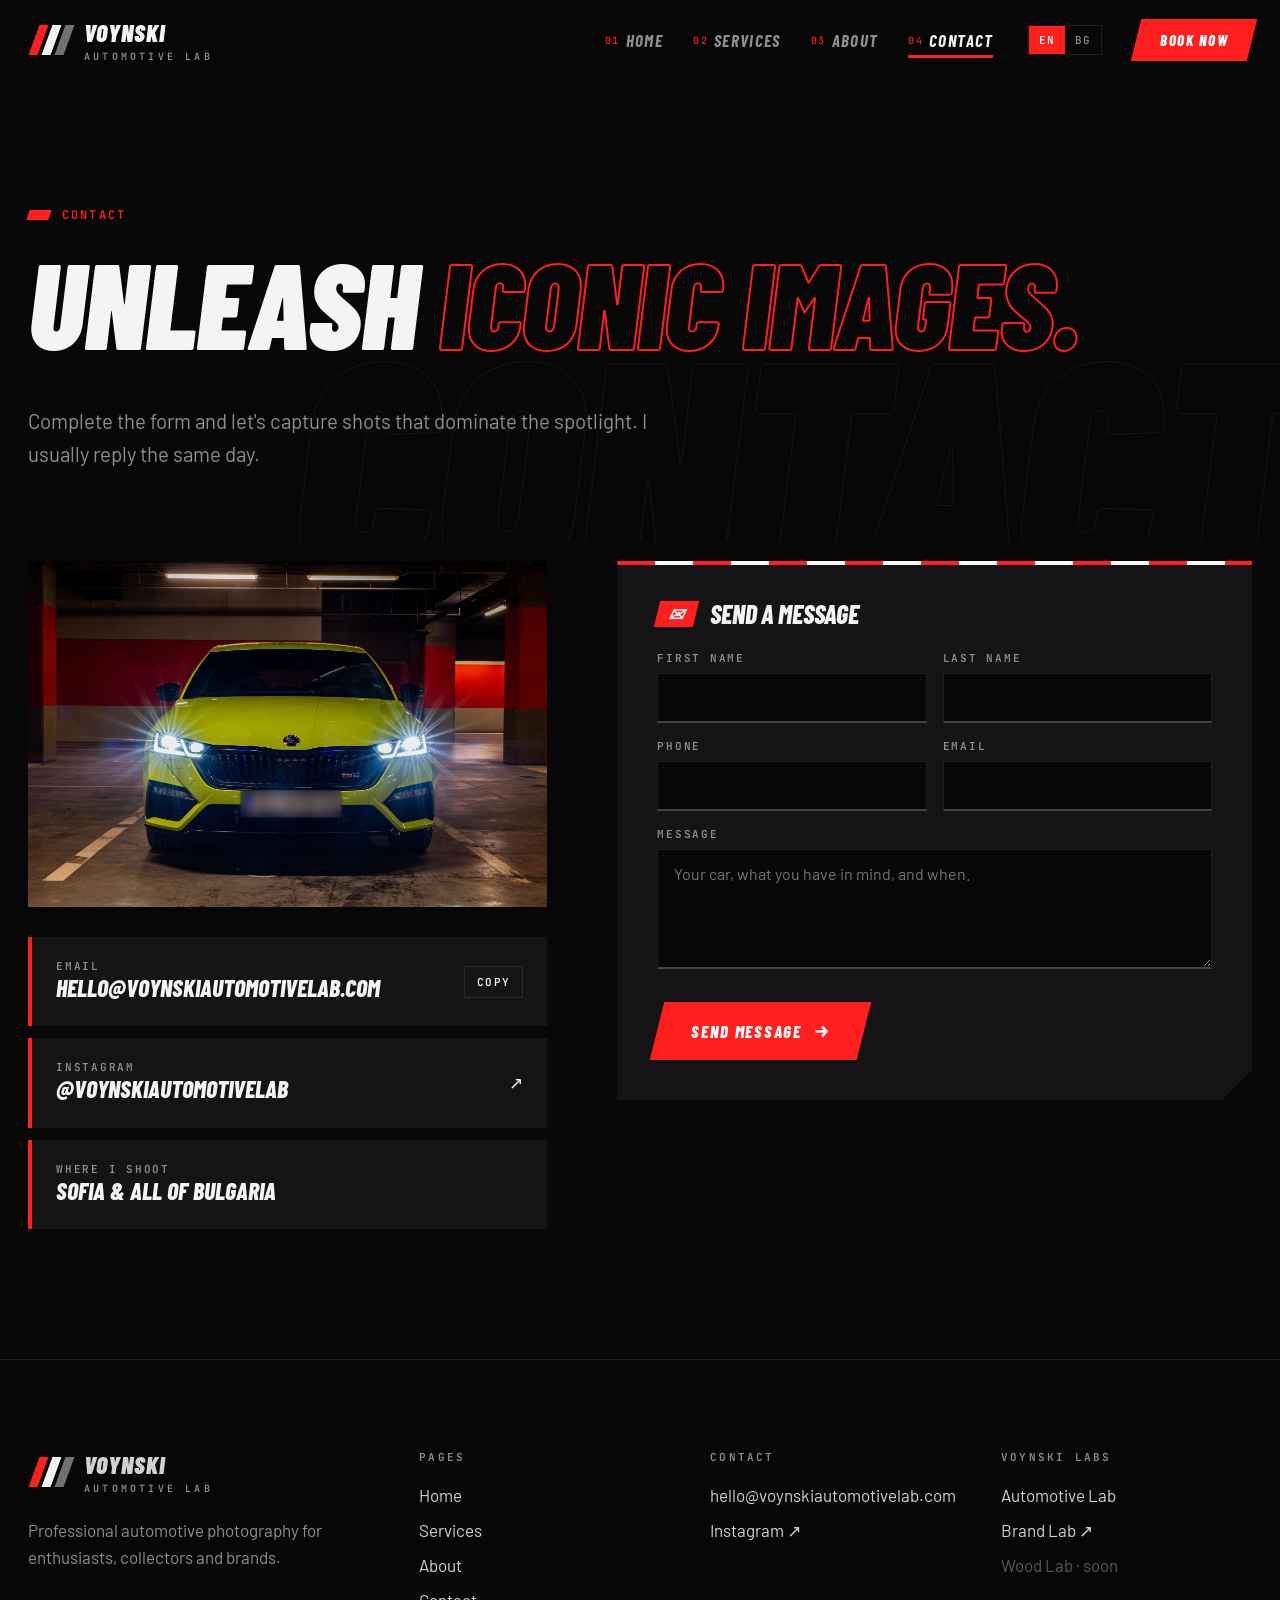
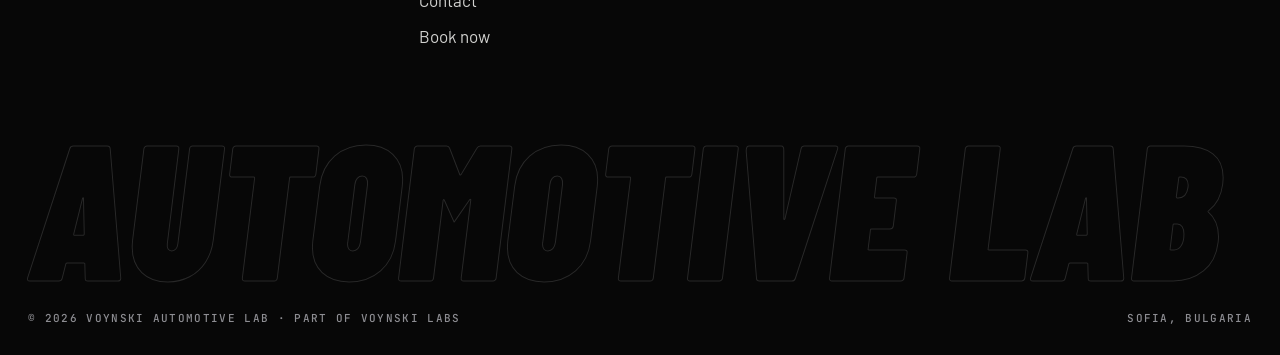
<file: contact.html>
<!doctype html>
<html lang="en">
<head>
<meta charset="utf-8">
<meta name="viewport" content="width=device-width, initial-scale=1">
<title>Contact · Voynski Automotive Lab</title>
<meta name="description" content="Write to Voynski Automotive Lab about a private car session, rolling shots, event coverage or a commercial project.">
<meta name="theme-color" content="#070707">
<link rel="icon" href="data:image/svg+xml,%3Csvg xmlns='http://www.w3.org/2000/svg' viewBox='0 0 40 30'%3E%3Cg transform='skewX(-20)'%3E%3Crect x='14' width='8' height='30' fill='%23ff1f1f'/%3E%3Crect x='26' width='8' height='30' fill='%23f4f4f2'/%3E%3Crect x='38' width='8' height='30' fill='%23f4f4f2' opacity='.45'/%3E%3C/g%3E%3C/svg%3E">
<link rel="preconnect" href="https://fonts.googleapis.com">
<link rel="preconnect" href="https://fonts.gstatic.com" crossorigin>
<link href="https://fonts.googleapis.com/css2?family=Barlow+Condensed:ital,wght@1,700;1,800;1,900&family=Barlow:wght@400;500;600&family=Fira+Sans+Extra+Condensed:ital,wght@1,700;1,800;1,900&family=Fira+Sans:wght@400;500;600&family=JetBrains+Mono:wght@500;600&display=swap" rel="stylesheet">
<link rel="stylesheet" href="assets/style.css">
</head>
<body data-page="contact">
<main>

<section class="page-hero" style="padding-bottom:50px">
  <div class="ghost" aria-hidden="true">Contact</div>
  <div class="wrap" style="position:relative">
    <p data-i18n="c.1" class="tag rv">Contact</p>
    <h1 data-i18n="c.2" class="rv rv-d1">Unleash <span class="outline red">iconic images.</span></h1>
    <p data-i18n="c.3" class="lead rv rv-d2">Complete the form and let's capture shots that dominate the spotlight. I usually reply the same day.</p>
  </div>
</section>

<section style="padding-top:20px">
  <div class="wrap form-grid">
    <div>
      <div class="shot wipe" style="aspect-ratio:3/2"><img src="images/skoda-front.jpg" alt="Škoda Octavia RS headlights on in a garage" loading="lazy"></div>
      <div class="c-list">
        <div class="c-item rv"><div><small data-i18n="c.4">Email</small><b><a data-c="email" style="text-decoration:none"></a></b></div><button data-i18n="c.5" class="copy" id="copyEmail">Copy</button></div>
        <a class="c-item rv rv-d1" data-c="instagram-link" target="_blank" rel="noopener"><div><small data-i18n="c.6">Instagram</small><b data-c="instagram"></b></div><span>↗</span></a>
        <div class="c-item rv rv-d2"><div><small data-i18n="c.7">Where I shoot</small><b data-i18n="c.8">Sofia &amp; all of Bulgaria</b></div></div>
      </div>
    </div>

    <div class="panel rv rv-d1" id="contactBox">
      <form name="contact" method="POST" data-netlify="true" netlify-honeypot="bot-field" id="contactForm">
        <input type="hidden" name="form-name" value="contact">
        <p hidden><label>Don't fill this out: <input name="bot-field"></label></p>
        <div class="fstep-h"><span>✉</span><h3 data-i18n="c.10">Send a message</h3></div>
        <div class="fields" style="margin-top:24px">
          <div class="field"><label data-i18n="c.11" for="c-first">First name</label><input id="c-first" name="first_name" required autocomplete="given-name"></div>
          <div class="field"><label data-i18n="c.12" for="c-last">Last name</label><input id="c-last" name="last_name" required autocomplete="family-name"></div>
          <div class="field"><label data-i18n="c.13" for="c-phone">Phone</label><input id="c-phone" name="phone" type="tel" autocomplete="tel"></div>
          <div class="field"><label data-i18n="c.14" for="c-email">Email</label><input id="c-email" name="email" type="email" required autocomplete="email"></div>
          <div class="field full"><label data-i18n="c.15" for="c-msg">Message</label><textarea id="c-msg" name="message" required data-i18n-ph="c.ph1" placeholder="Your car, what you have in mind, and when."></textarea></div>
        </div>
        <button data-i18n="c.16" class="btn" type="submit" style="margin-top:26px">Send message <span class="arr">→</span></button>
        <p data-i18n="c.17" class="form-err" hidden>Something went wrong. Please email me directly.</p>
      </form>
      <div class="success"><div class="tick">✓</div><h3 data-i18n="c.18">Message received</h3><p data-i18n="c.19" style="color:var(--muted)">Thank you. I'll get back to you within a day.</p></div>
    </div>
  </div>
</section>

</main>
<script src="assets/i18n.js"></script>
<script src="assets/main.js"></script>
<script src="assets/forms.js"></script>
<script>
  document.getElementById("copyEmail").addEventListener("click", e => {
    navigator.clipboard?.writeText(CONTACT.email).then(() => {
      e.target.textContent = t("c.copied", "Copied ✓");
      setTimeout(() => { e.target.textContent = t("c.5", "Copy"); }, 1800);
    });
  });
  netlifySubmit(document.getElementById("contactForm"), document.getElementById("contactBox"));
</script>
</body>
</html>
</file>
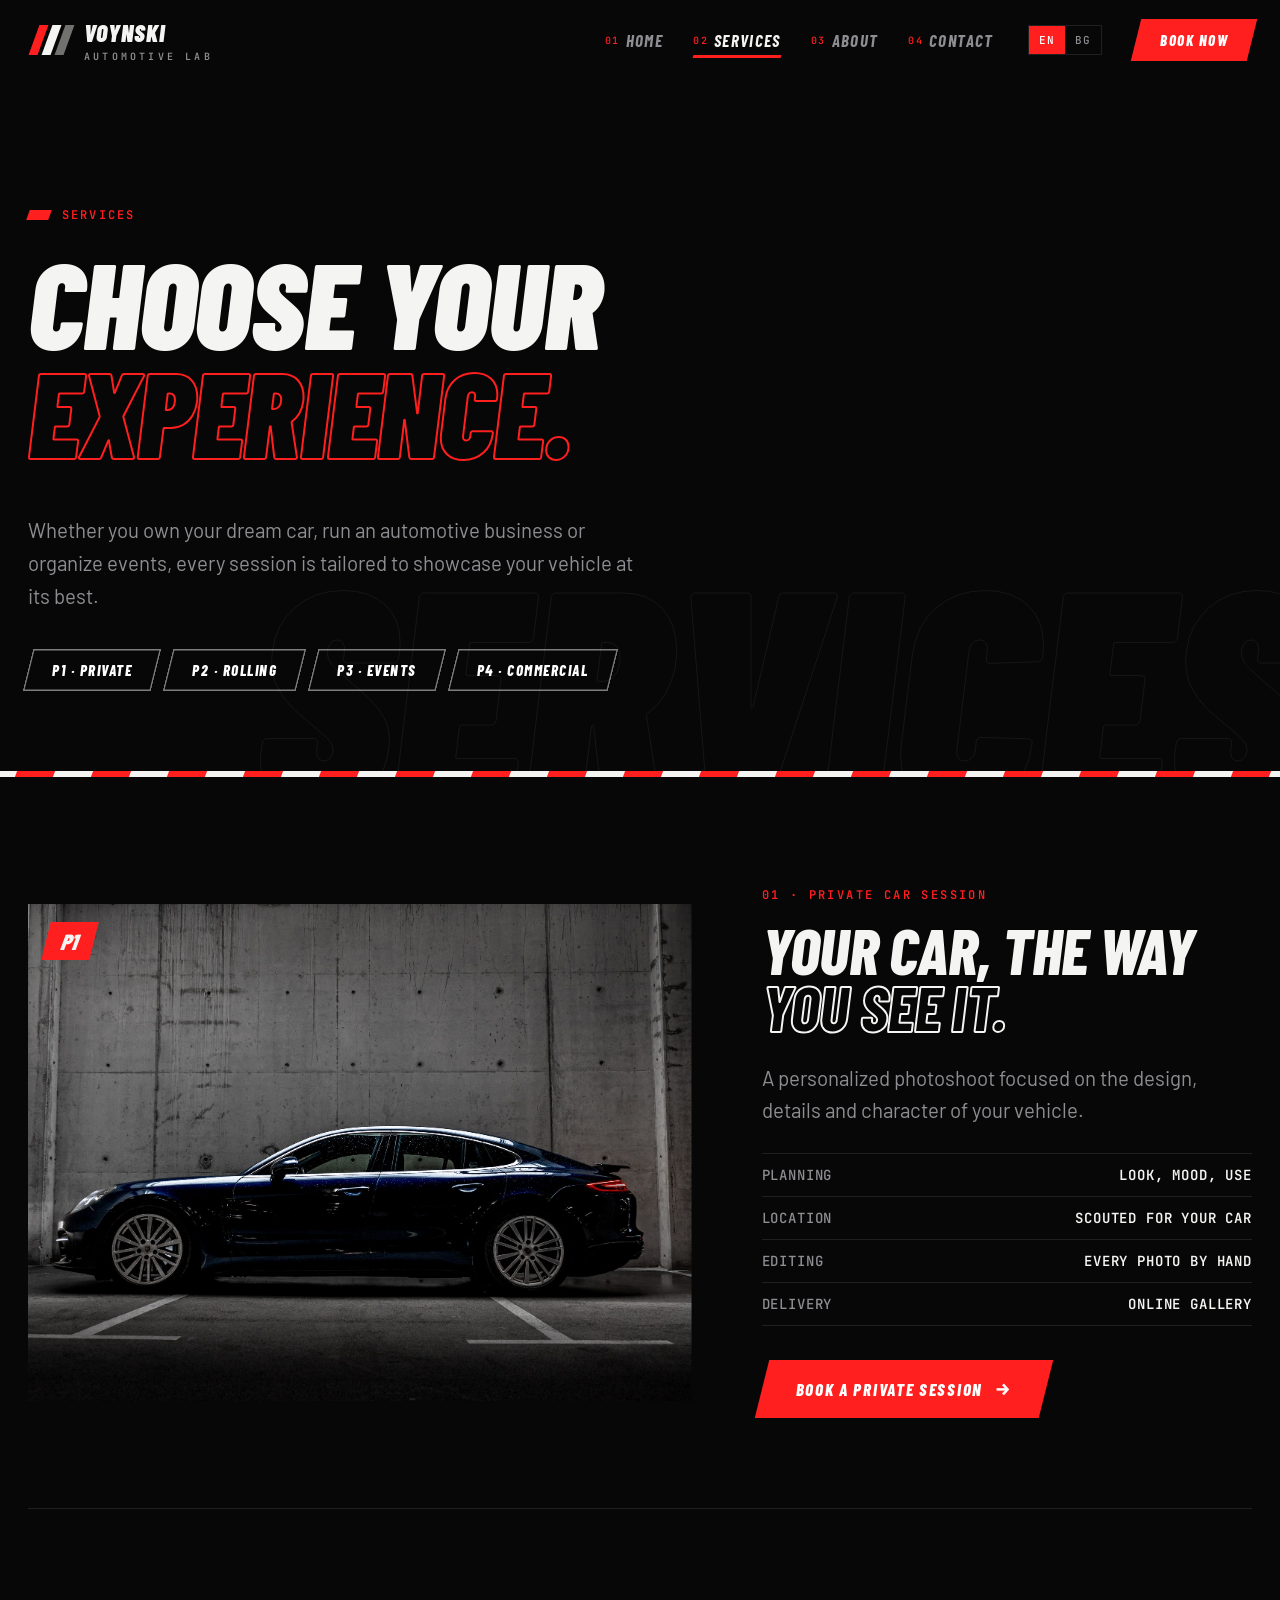
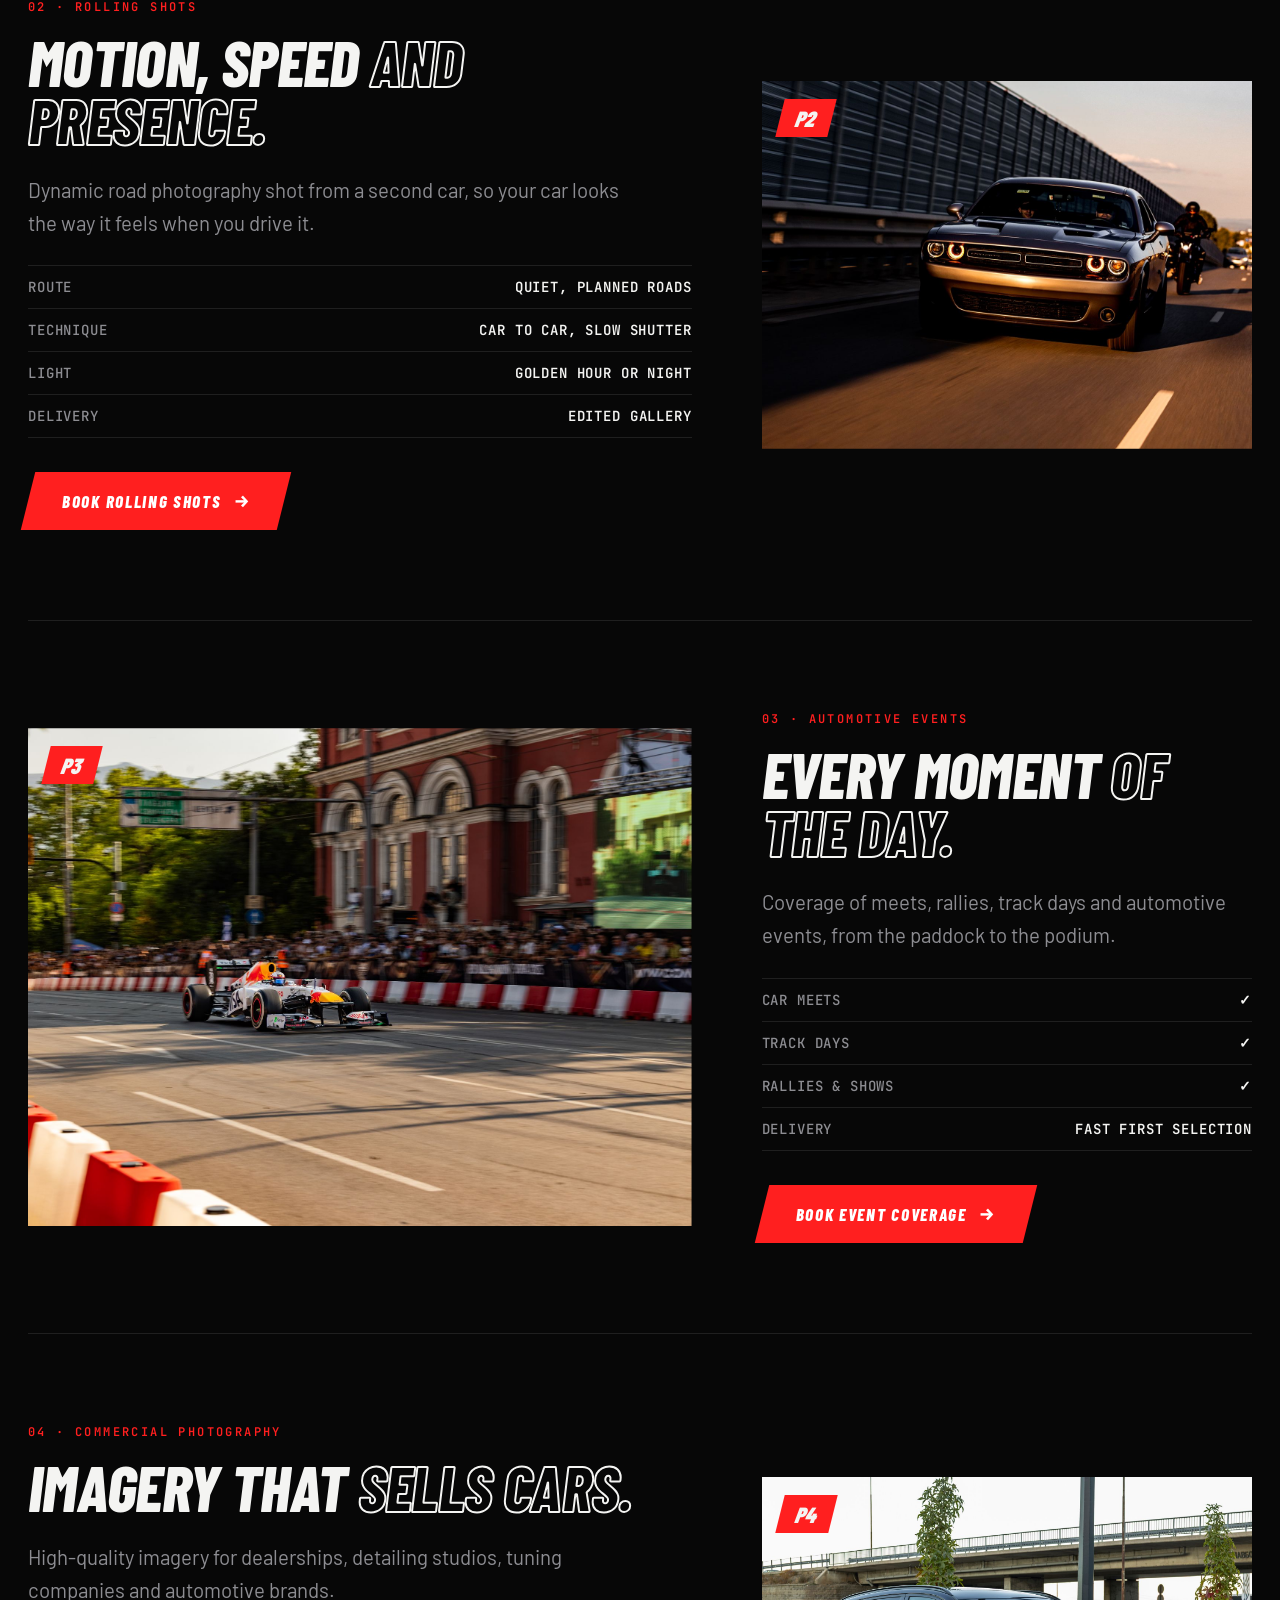
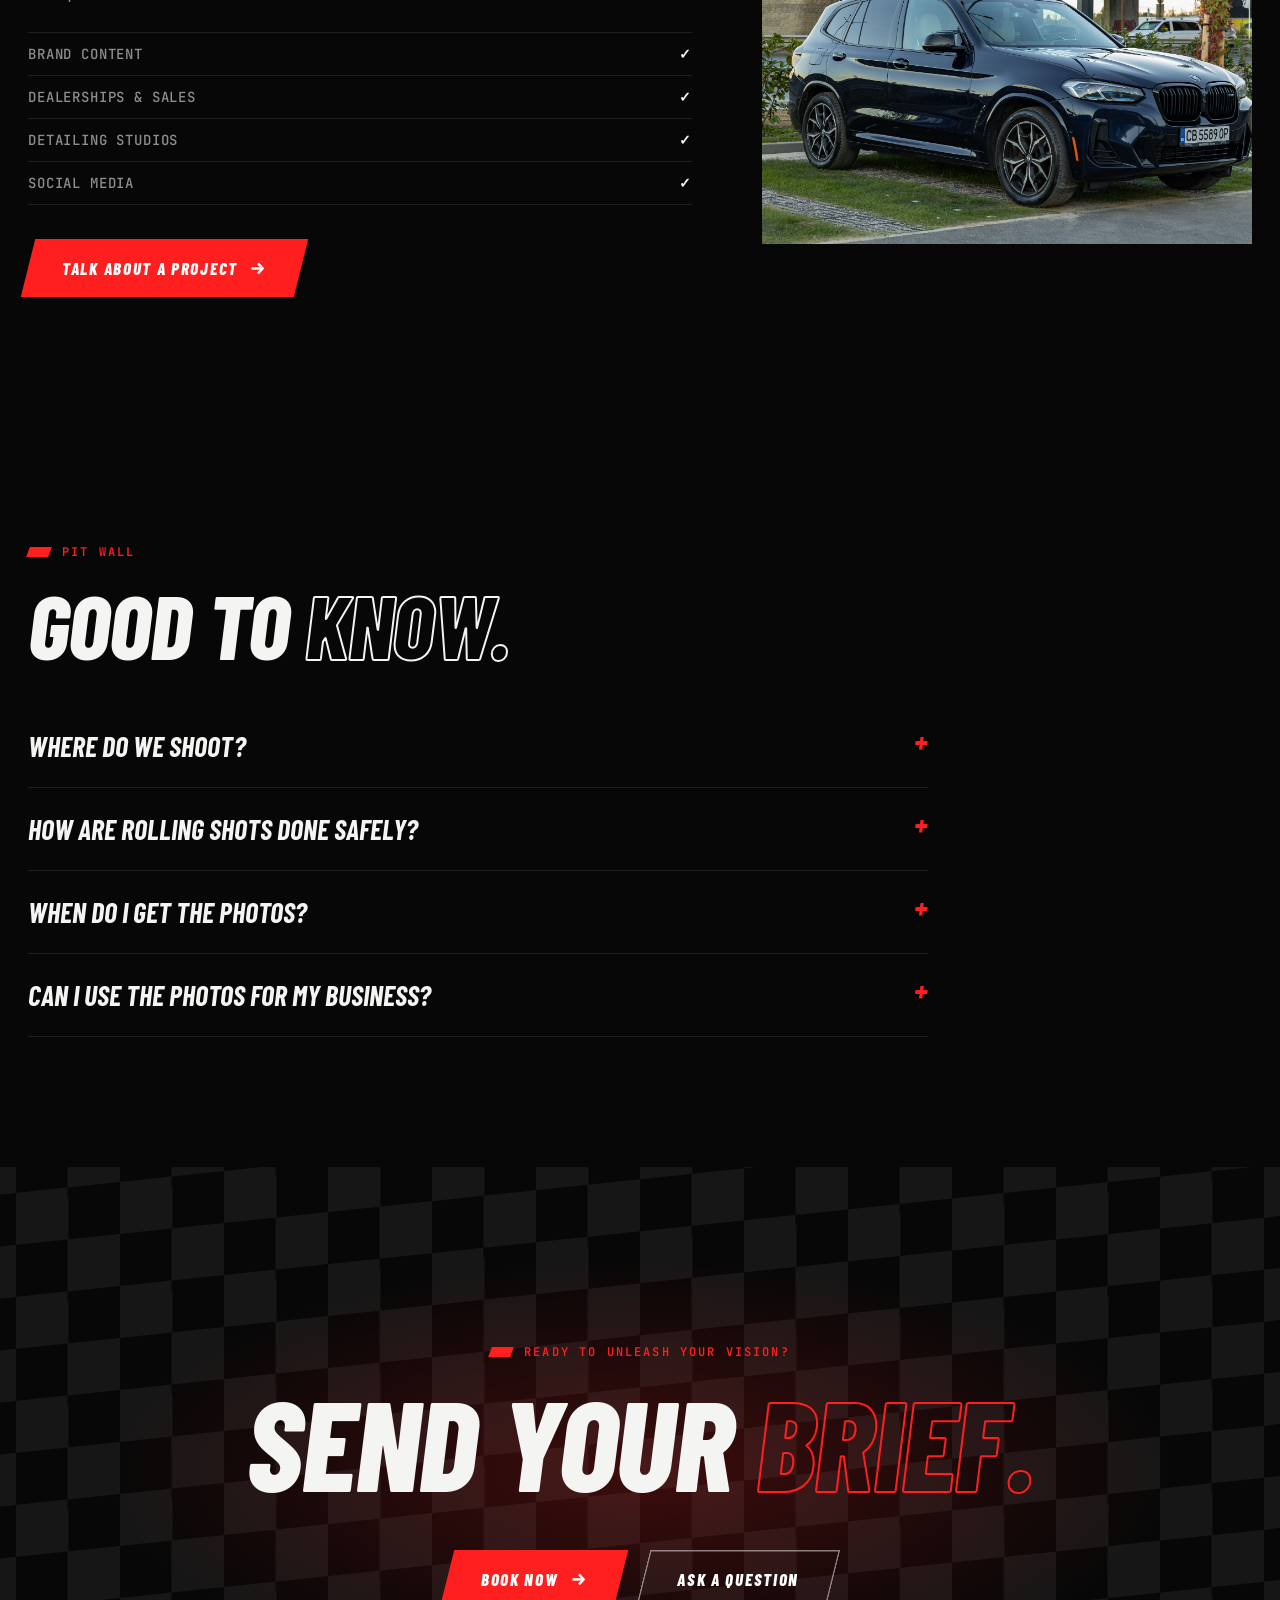
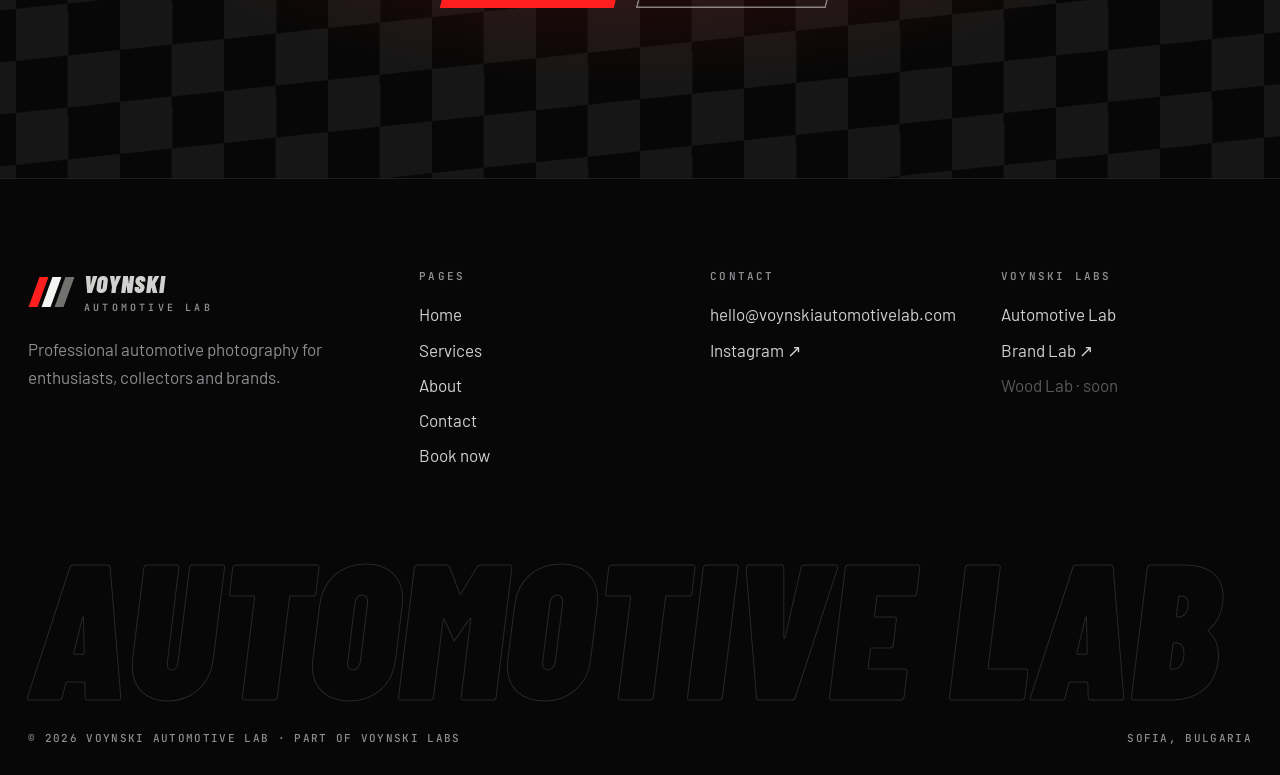
<file: services.html>
<!doctype html>
<html lang="en">
<head>
<meta charset="utf-8">
<meta name="viewport" content="width=device-width, initial-scale=1">
<title>Services · Voynski Automotive Lab</title>
<meta name="description" content="Private car sessions, rolling shots, automotive events and commercial photography for dealerships, detailers and brands in Sofia.">
<meta name="theme-color" content="#070707">
<link rel="icon" href="data:image/svg+xml,%3Csvg xmlns='http://www.w3.org/2000/svg' viewBox='0 0 40 30'%3E%3Cg transform='skewX(-20)'%3E%3Crect x='14' width='8' height='30' fill='%23ff1f1f'/%3E%3Crect x='26' width='8' height='30' fill='%23f4f4f2'/%3E%3Crect x='38' width='8' height='30' fill='%23f4f4f2' opacity='.45'/%3E%3C/g%3E%3C/svg%3E">
<link rel="preconnect" href="https://fonts.googleapis.com">
<link rel="preconnect" href="https://fonts.gstatic.com" crossorigin>
<link href="https://fonts.googleapis.com/css2?family=Barlow+Condensed:ital,wght@1,700;1,800;1,900&family=Barlow:wght@400;500;600&family=Fira+Sans+Extra+Condensed:ital,wght@1,700;1,800;1,900&family=Fira+Sans:wght@400;500;600&family=JetBrains+Mono:wght@500;600&display=swap" rel="stylesheet">
<link rel="stylesheet" href="assets/style.css">
</head>
<body data-page="services">
<main>

<section class="page-hero">
  <div class="ghost" aria-hidden="true">Services</div>
  <div class="wrap" style="position:relative">
    <p data-i18n="s.1" class="tag rv">Services</p>
    <h1 data-i18n="s.2" class="rv rv-d1">Choose your<br><span class="outline red">experience.</span></h1>
    <p data-i18n="s.3" class="lead rv rv-d2">Whether you own your dream car, run an automotive business or organize events, every session is tailored to showcase your vehicle at its best.</p>
    <div class="chips rv rv-d3">
      <a data-i18n="s.4" class="btn btn-line btn-small" href="#private">P1 · Private</a>
      <a data-i18n="s.5" class="btn btn-line btn-small" href="#rolling">P2 · Rolling</a>
      <a data-i18n="s.6" class="btn btn-line btn-small" href="#events">P3 · Events</a>
      <a data-i18n="s.7" class="btn btn-line btn-small" href="#commercial">P4 · Commercial</a>
    </div>
  </div>
</section>

<div class="kerb thin" aria-hidden="true"></div>

<section style="padding-top:20px">
  <div class="wrap">
    <div class="svc" id="private" style="border-top:0">
      <div class="svc-media wipe"><img src="images/panamera-side.jpg" alt="Porsche Panamera side profile in a concrete garage" loading="lazy"><span class="badge">P1</span></div>
      <div>
        <span data-i18n="s.8" class="idx rv">01 · Private car session</span>
        <h2 data-i18n="s.9" class="rv rv-d1">Your car, the way <span class="outline">you see it.</span></h2>
        <p data-i18n="s.10" class="lead rv rv-d2">A personalized photoshoot focused on the design, details and character of your vehicle.</p>
        <ul class="specs rv rv-d2"><li><span data-i18n="s.11">Planning</span><b data-i18n="s.12">Look, mood, use</b></li><li><span data-i18n="s.13">Location</span><b data-i18n="s.14">Scouted for your car</b></li><li><span data-i18n="s.15">Editing</span><b data-i18n="s.16">Every photo by hand</b></li><li><span data-i18n="s.17">Delivery</span><b data-i18n="s.18">Online gallery</b></li></ul>
        <div class="rv rv-d3"><a data-i18n="s.19" href="book.html?s=private" class="btn">Book a private session <span class="arr">→</span></a></div>
      </div>
    </div>

    <div class="svc" id="rolling">
      <div class="svc-media wipe"><img src="images/challenger-dusk.jpg" alt="Dodge Challenger rolling shot at dusk" loading="lazy"><span class="badge">P2</span></div>
      <div>
        <span data-i18n="s.20" class="idx rv">02 · Rolling shots</span>
        <h2 data-i18n="s.21" class="rv rv-d1">Motion, speed <span class="outline">and presence.</span></h2>
        <p data-i18n="s.22" class="lead rv rv-d2">Dynamic road photography shot from a second car, so your car looks the way it feels when you drive it.</p>
        <ul class="specs rv rv-d2"><li><span data-i18n="s.23">Route</span><b data-i18n="s.24">Quiet, planned roads</b></li><li><span data-i18n="s.25">Technique</span><b data-i18n="s.26">Car to car, slow shutter</b></li><li><span data-i18n="s.27">Light</span><b data-i18n="s.28">Golden hour or night</b></li><li><span data-i18n="s.29">Delivery</span><b data-i18n="s.30">Edited gallery</b></li></ul>
        <div class="rv rv-d3"><a data-i18n="s.31" href="book.html?s=rolling" class="btn">Book rolling shots <span class="arr">→</span></a></div>
      </div>
    </div>

    <div class="svc" id="events">
      <div class="svc-media wipe"><img src="images/f1-crowd.jpg" alt="Red Bull F1 car in front of the crowd at the Sofia showrun" loading="lazy"><span class="badge">P3</span></div>
      <div>
        <span data-i18n="s.32" class="idx rv">03 · Automotive events</span>
        <h2 data-i18n="s.33" class="rv rv-d1">Every moment <span class="outline">of the day.</span></h2>
        <p data-i18n="s.34" class="lead rv rv-d2">Coverage of meets, rallies, track days and automotive events, from the paddock to the podium.</p>
        <ul class="specs rv rv-d2"><li><span data-i18n="s.35">Car meets</span><b>✓</b></li><li><span data-i18n="s.36">Track days</span><b>✓</b></li><li><span data-i18n="s.37">Rallies &amp; shows</span><b>✓</b></li><li><span data-i18n="s.38">Delivery</span><b data-i18n="s.39">Fast first selection</b></li></ul>
        <div class="rv rv-d3"><a data-i18n="s.40" href="book.html?s=events" class="btn">Book event coverage <span class="arr">→</span></a></div>
      </div>
    </div>

    <div class="svc" id="commercial">
      <div class="svc-media wipe"><img src="images/bmw-x3-front.jpg" alt="BMW X3 M40i front three-quarter view" loading="lazy"><span class="badge">P4</span></div>
      <div>
        <span data-i18n="s.41" class="idx rv">04 · Commercial photography</span>
        <h2 data-i18n="s.42" class="rv rv-d1">Imagery that <span class="outline">sells cars.</span></h2>
        <p data-i18n="s.43" class="lead rv rv-d2">High-quality imagery for dealerships, detailing studios, tuning companies and automotive brands.</p>
        <ul class="specs rv rv-d2"><li><span data-i18n="s.44">Brand content</span><b>✓</b></li><li><span data-i18n="s.45">Dealerships &amp; sales</span><b>✓</b></li><li><span data-i18n="s.46">Detailing studios</span><b>✓</b></li><li><span data-i18n="s.47">Social media</span><b>✓</b></li></ul>
        <div class="rv rv-d3"><a data-i18n="s.48" href="book.html?s=commercial" class="btn">Talk about a project <span class="arr">→</span></a></div>
      </div>
    </div>
  </div>
</section>

<section style="padding-top:20px">
  <div class="wrap">
    <p data-i18n="s.49" class="tag rv">Pit wall</p>
    <h2 data-i18n="s.50" class="rv rv-d1">Good to <span class="outline">know.</span></h2>
    <div class="faq">
      <details class="rv"><summary data-i18n="s.51">Where do we shoot?</summary><p data-i18n="s.52">Anywhere that suits your car: city streets, mountain roads, industrial spaces, garages or the track. I suggest locations when we plan the session.</p></details>
      <details class="rv"><summary data-i18n="s.53">How are rolling shots done safely?</summary><p data-i18n="s.54">We plan a quiet route and shoot from a second car at legal speeds. The sense of speed comes from the camera technique, not from driving fast.</p></details>
      <details class="rv"><summary data-i18n="s.55">When do I get the photos?</summary><p data-i18n="s.56">Edited photos arrive in a private online gallery. For events, a fast first selection is available for social media.</p></details>
      <details class="rv"><summary data-i18n="s.57">Can I use the photos for my business?</summary><p data-i18n="s.58">Yes. Commercial sessions include the rights you need for your website, ads and social media. Tell me how you plan to use them and I'll include it in the quote.</p></details>
    </div>
  </div>
</section>

<section class="finish">
  <div class="flag"></div>
  <div class="wrap">
    <p data-i18n="s.59" class="tag rv" style="justify-content:center">Ready to unleash your vision?</p>
    <h2 data-i18n="s.60" class="rv rv-d1">Send your <span class="outline red">brief.</span></h2>
    <div class="hero-actions rv rv-d2"><a data-i18n="s.61" href="book.html" class="btn">Book now <span class="arr">→</span></a><a data-i18n="s.62" href="contact.html" class="btn btn-line">Ask a question</a></div>
  </div>
</section>

</main>
<script src="assets/i18n.js"></script>
<script src="assets/main.js"></script>
</body>
</html>
</file>
<file: assets/style.css>
/* Voynski Automotive Lab: shared styles */
:root {
  --bg: #070707;
  --bg-2: #0e0e10;
  --panel: #141417;
  --text: #f4f4f2;
  --muted: #8d8d92;
  --line: rgba(244, 244, 242, .1);
  --red: #ff1f1f;
  --red-2: #ff5a3c;
  --green: #2bd96b;
  --purple: #b36bff;
  --display: "Barlow Condensed", "Fira Sans Extra Condensed", "Arial Narrow", sans-serif;
  --body: "Barlow", "Fira Sans", system-ui, sans-serif;
  --mono: "JetBrains Mono", ui-monospace, monospace;
  --ease: cubic-bezier(.2, .7, .1, 1);
  --kerb: repeating-linear-gradient(90deg, var(--red) 0 38px, #f4f4f2 38px 76px);
}
* { box-sizing: border-box; }
html { scroll-behavior: smooth; overflow-x: clip; }
body { margin: 0; background: var(--bg); color: var(--text); font: 400 17px/1.6 var(--body); overflow-x: clip; -webkit-font-smoothing: antialiased; }
img, video { max-width: 100%; display: block; }
a { color: inherit; }
::selection { background: var(--red); color: #fff; }
.wrap { max-width: 1320px; margin: 0 auto; padding: 0 28px; }
section { padding: 130px 0; position: relative; }
h1, h2, h3, h4 { font-family: var(--display); font-weight: 800; font-style: italic; text-transform: uppercase; line-height: .9; letter-spacing: -.01em; margin: 0 0 .4em; }
h1 { font-size: clamp(56px, 11vw, 190px); font-weight: 900; }
h2 { font-size: clamp(44px, 7vw, 112px); }
h3 { font-size: clamp(26px, 2.6vw, 38px); }
.red { color: var(--red); }
.outline { color: transparent; -webkit-text-stroke: 2px var(--text); }
.outline.red { -webkit-text-stroke-color: var(--red); }
.tag { display: inline-flex; align-items: center; gap: 12px; font: 600 12px var(--mono); letter-spacing: .18em; text-transform: uppercase; color: var(--red); margin: 0 0 24px; }
.tag::before { content: ""; width: 22px; height: 10px; background: var(--red); transform: skewX(-20deg); }
.lead { font-size: clamp(18px, 1.6vw, 21px); color: var(--muted); max-width: 620px; }
.mono { font-family: var(--mono); }

/* Buttons: skewed like a livery stripe */
.btn { --c: var(--red); position: relative; display: inline-flex; align-items: center; gap: 12px; padding: 18px 34px; font: 800 italic 17px var(--display); letter-spacing: .1em; text-transform: uppercase; text-decoration: none; color: #fff; background: none; border: 0; cursor: pointer; isolation: isolate; }
.btn::before { content: ""; position: absolute; inset: 0; z-index: -1; background: var(--c); transform: skewX(-14deg); transition: transform .35s var(--ease), background .3s; }
.btn::after { content: ""; position: absolute; inset: 0; z-index: -1; transform: skewX(-14deg) scaleX(0); transform-origin: left; background: #fff; transition: transform .45s var(--ease); }
.btn:hover::after { transform: skewX(-14deg) scaleX(1); }
.btn:hover { color: #000; }
.btn .arr { transition: transform .35s var(--ease); }
.btn:hover .arr { transform: translateX(6px); }
.btn-line::before { background: transparent; box-shadow: inset 0 0 0 1.5px rgba(244,244,242,.5); }
.btn-small { padding: 12px 24px; font-size: 15px; }

/* Header */
.site-header { position: fixed; inset: 0 0 auto; z-index: 60; transition: transform .45s var(--ease), background .3s; }
.site-header.solid { background: rgba(7,7,7,.85); backdrop-filter: blur(12px); -webkit-backdrop-filter: blur(12px); }
.site-header.solid::after { content: ""; position: absolute; left: 0; right: 0; bottom: 0; height: 3px; background: var(--kerb); background-size: 76px 3px; opacity: .9; }
.site-header.hide { transform: translateY(-100%); }
.site-header .wrap { height: 80px; display: flex; align-items: center; justify-content: space-between; gap: 24px; }
.logo { text-decoration: none; display: flex; align-items: center; gap: 12px; line-height: 1; }
.logo-mark { width: 44px; height: 30px; position: relative; }
.logo-mark i { position: absolute; top: 0; bottom: 0; width: 9px; background: var(--text); transform: skewX(-20deg); }
.logo-mark i:nth-child(1) { left: 6px; background: var(--red); }
.logo-mark i:nth-child(2) { left: 19px; }
.logo-mark i:nth-child(3) { left: 32px; opacity: .45; }
.logo b { display: block; font: 900 italic 24px var(--display); letter-spacing: .04em; }
.logo small { display: block; font: 600 10px var(--mono); letter-spacing: .32em; color: var(--muted); margin-top: 3px; }
.nav { display: flex; align-items: center; gap: 34px; }
.nav-links { display: flex; gap: 30px; }
.nav-links a { text-decoration: none; font: 700 italic 17px var(--display); letter-spacing: .08em; text-transform: uppercase; color: var(--muted); position: relative; transition: color .25s; }
.nav-links a span { font: 500 10px var(--mono); color: var(--red); margin-right: 6px; vertical-align: 3px; font-style: normal; }
.nav-links a:hover, .nav-links a.active { color: var(--text); }
.nav-links a.active::after { content: ""; position: absolute; left: 0; right: 0; bottom: -8px; height: 3px; background: var(--red); transform: skewX(-20deg); }
.burger { display: none; width: 46px; height: 46px; background: none; border: 1px solid var(--line); cursor: pointer; position: relative; transform: skewX(-14deg); }
.burger span { position: absolute; left: 12px; right: 12px; height: 2px; background: var(--text); transition: transform .35s var(--ease), top .35s; }
.burger span:nth-child(1) { top: 17px; }
.burger span:nth-child(2) { top: 26px; }
.menu-open .burger span:nth-child(1) { top: 21px; transform: rotate(45deg); }
.menu-open .burger span:nth-child(2) { top: 21px; transform: rotate(-45deg); }
.mobile-menu { position: fixed; inset: 0; z-index: 55; background: var(--bg); display: flex; flex-direction: column; justify-content: center; gap: 6px; padding: 100px 28px 40px; clip-path: polygon(100% 0, 100% 0, 100% 100%, 100% 100%); transition: clip-path .6s var(--ease); }
.menu-open .mobile-menu { clip-path: polygon(0 0, 100% 0, 100% 100%, 0 100%); }
.mobile-menu a:not(.btn) { font: 900 italic clamp(44px, 13vw, 72px)/1 var(--display); text-transform: uppercase; text-decoration: none; }
.mobile-menu a:not(.btn) span { font: 500 12px var(--mono); color: var(--red); vertical-align: 24px; margin-right: 10px; font-style: normal; }
.mobile-menu .btn { align-self: flex-start; margin-top: 30px; }
.nav-links a em, .mobile-menu a em { font-style: inherit; }
.lang { display: flex; border: 1px solid var(--line); }
.lang button { background: none; border: 0; color: var(--muted); font: 500 11px var(--mono); letter-spacing: .1em; padding: 7px 10px; cursor: pointer; transition: color .2s, background .2s; }
.lang button:hover { color: var(--text); }
.lang button.on { background: var(--red); color: #fff; }
.mobile-menu .lang { align-self: flex-start; margin-top: 22px; }
.mobile-menu .lang button { font-size: 13px; padding: 10px 16px; }

/* Start lights intro */
.lights { position: fixed; inset: 0; z-index: 200; background: #000; display: grid; place-items: center; transition: clip-path .7s var(--ease); clip-path: polygon(0 0, 100% 0, 100% 100%, 0 100%); }
.lights.go { clip-path: polygon(0 0, 0 0, -20% 100%, -20% 100%); }
.lights .rig { display: flex; gap: clamp(10px, 2vw, 22px); padding: 22px clamp(14px, 3vw, 30px); background: #111; border-radius: 10px; box-shadow: 0 0 0 1px #222; }
.lights .pod { display: grid; gap: 12px; padding: 12px; background: #050505; border-radius: 8px; }
.lights .pod i { width: clamp(34px, 6vw, 64px); aspect-ratio: 1; border-radius: 50%; background: #2a0505; box-shadow: inset 0 -6px 12px rgba(0,0,0,.6); transition: background .08s, box-shadow .08s; }
.lights .pod.on i { background: radial-gradient(circle at 40% 35%, #ff8a7a, #ff1f1f 45%, #b00000); box-shadow: 0 0 30px 6px rgba(255,31,31,.65); }
.lights .msg { position: absolute; bottom: 12vh; font: 600 12px var(--mono); letter-spacing: .3em; color: var(--muted); text-align: center; }
.lights .out { position: absolute; font: 900 italic clamp(60px, 13vw, 200px) var(--display); text-transform: uppercase; color: #fff; opacity: 0; transform: scale(.85); }
.lights.done .out { opacity: 1; transform: none; transition: opacity .15s, transform .5s var(--ease); }
.lights.done .rig { opacity: 0; transition: opacity .1s; }

/* HUD: speed from your scroll */
.hud { position: fixed; right: 22px; bottom: 22px; z-index: 40; display: flex; align-items: stretch; gap: 0; font-family: var(--mono); pointer-events: none; opacity: 0; transform: translateY(20px); transition: opacity .5s, transform .5s var(--ease); }
.hud.on { opacity: 1; transform: none; }
.hud > div { background: rgba(10,10,12,.82); backdrop-filter: blur(8px); -webkit-backdrop-filter: blur(8px); border: 1px solid var(--line); padding: 10px 14px; }
.hud > div + div { border-left: 0; }
.hud .spd b { display: block; font: 900 italic 38px/1 var(--display); min-width: 2.2ch; text-align: right; font-variant-numeric: tabular-nums; }
.hud small { display: block; font-size: 9px; letter-spacing: .2em; color: var(--muted); }
.hud .gear b { display: block; font: 900 italic 38px/1 var(--display); color: var(--red); text-align: center; }
.hud .rpm { display: flex; flex-direction: column; justify-content: space-between; }
.hud .leds { display: flex; gap: 3px; }
.hud .leds i { width: 9px; height: 9px; border-radius: 50%; background: #222; transition: background .08s; }
.hud .leds i.g { background: var(--green); box-shadow: 0 0 8px var(--green); }
.hud .leds i.r { background: var(--red); box-shadow: 0 0 8px var(--red); }
.hud .leds i.p { background: var(--purple); box-shadow: 0 0 8px var(--purple); }
.hud .lap { font-size: 12px; letter-spacing: .08em; font-variant-numeric: tabular-nums; margin-top: 6px; }

/* Hero */
.hero { min-height: 100svh; padding: 0; display: flex; align-items: flex-end; overflow: hidden; }
.hero-img { position: absolute; inset: -4%; background-size: cover; background-position: 60% 50%; animation: kenburns 22s ease-in-out infinite alternate; will-change: transform; }
@keyframes kenburns { from { transform: scale(1.02) translateX(0); } to { transform: scale(1.1) translateX(-2%); } }
.hero::before { content: ""; position: absolute; inset: 0; z-index: 1; background: linear-gradient(90deg, rgba(7,7,7,.92) 0%, rgba(7,7,7,.55) 40%, rgba(7,7,7,.1) 75%), linear-gradient(0deg, rgba(7,7,7,1) 0%, rgba(7,7,7,0) 40%); }
.hero canvas { position: absolute; inset: 0; z-index: 2; width: 100%; height: 100%; pointer-events: none; }
.hero .wrap { position: relative; z-index: 3; width: 100%; padding-bottom: 120px; padding-top: 140px; }
.hero h1 { margin: 0 0 30px; }
.hero h1 .ln { display: block; overflow: hidden; padding-right: .1em; }
.hero h1 .ln > span { display: inline-block; transform: translateX(-110%); filter: blur(12px); opacity: 0; }
.ready .hero h1 .ln > span { transform: none; filter: none; opacity: 1; transition: transform 1s var(--ease), filter 1s var(--ease), opacity .4s; }
.ready .hero h1 .ln:nth-child(2) > span { transition-delay: .15s; }
.hero-sub { display: flex; gap: 40px; align-items: center; flex-wrap: wrap; }
.hero-sub p { margin: 0; max-width: 430px; color: rgba(244,244,242,.8); font-size: 19px; }
.hero-actions { display: flex; gap: 22px; flex-wrap: wrap; }
.telemetry { position: absolute; z-index: 3; left: 0; right: 0; bottom: 0; border-top: 1px solid var(--line); background: rgba(7,7,7,.6); backdrop-filter: blur(6px); -webkit-backdrop-filter: blur(6px); }
.telemetry .wrap { display: flex; justify-content: space-between; gap: 20px; padding-top: 16px; padding-bottom: 16px; font: 500 11px var(--mono); letter-spacing: .16em; color: var(--muted); text-transform: uppercase; }
.telemetry b { color: var(--text); font-weight: 600; }
.telemetry .live::before { content: "●"; color: var(--red); margin-right: 8px; animation: blink 1.2s steps(1) infinite; }
@keyframes blink { 50% { opacity: 0; } }
.scroll-cue { position: absolute; z-index: 3; right: 28px; bottom: 90px; writing-mode: vertical-rl; font: 500 11px var(--mono); letter-spacing: .3em; color: var(--muted); }
.scroll-cue::after { content: ""; display: block; width: 1px; height: 60px; margin: 14px auto 0; background: linear-gradient(var(--red), transparent); animation: cue 1.6s var(--ease) infinite; }
@keyframes cue { from { transform: scaleY(0); transform-origin: top; } 50% { transform: scaleY(1); transform-origin: top; } 51% { transform-origin: bottom; } to { transform: scaleY(0); transform-origin: bottom; } }

/* Kerb stripe divider */
.kerb { height: 14px; overflow: hidden; position: relative; }
.kerb::before { content: ""; position: absolute; inset: 0 -60px; background: var(--kerb); background-size: 76px 100%; transform: skewX(-20deg); animation: kerb 1.6s linear infinite; }
@keyframes kerb { to { background-position: 76px 0; } }
.kerb.thin { height: 6px; }

/* Car marquee */
.marquee { overflow: hidden; white-space: nowrap; padding: 34px 0; border-bottom: 1px solid var(--line); }
.marquee-track { display: inline-flex; animation: marquee 40s linear infinite; }
.marquee span { font: 900 italic clamp(40px, 6vw, 92px)/1 var(--display); text-transform: uppercase; padding-right: 48px; }
.marquee span:nth-child(4n+3) { color: transparent; -webkit-text-stroke: 1.5px var(--text); }
.marquee i { align-self: center; width: 40px; height: 16px; background: var(--red); transform: skewX(-20deg); margin-right: 48px; flex: none; }
@keyframes marquee { to { transform: translateX(-50%); } }

/* Reveal on scroll */
.rv { opacity: 0; transform: translateX(-40px); transition: opacity .8s var(--ease), transform .9s var(--ease); }
.rv.in { opacity: 1; transform: none; }
.rv-d1 { transition-delay: .08s; } .rv-d2 { transition-delay: .16s; } .rv-d3 { transition-delay: .24s; }
.wipe { position: relative; overflow: hidden; }
.wipe > img, .wipe > video { clip-path: inset(0 100% 0 0); filter: blur(16px) saturate(1.4); transform: scale(1.12) translateX(-4%); transition: clip-path 1.1s var(--ease), filter 1.2s var(--ease), transform 1.6s var(--ease); }
.wipe::after { content: ""; position: absolute; top: 0; bottom: 0; width: 18%; left: -20%; background: var(--red); transform: skewX(-18deg); }
.wipe.in > img, .wipe.in > video { clip-path: inset(0 0 0 0); filter: none; transform: none; }
.wipe.in::after { animation: swoosh 1.1s var(--ease) forwards; }
@keyframes swoosh { to { left: 120%; } }

/* Intro block */
.intro { display: grid; grid-template-columns: 1.1fr .9fr; gap: 80px; align-items: center; }
.intro .shot { aspect-ratio: 4/5; }
.intro .shot img { width: 100%; height: 100%; object-fit: cover; }
.big-quote { font: 800 italic clamp(30px, 3.4vw, 50px)/1.05 var(--display); text-transform: uppercase; margin: 0 0 30px; }
.big-quote em { font-style: italic; color: var(--red); }

/* Starting grid (services) */
.grid-head { display: flex; justify-content: space-between; align-items: end; gap: 30px; flex-wrap: wrap; margin-bottom: 60px; }
.grid-head h2 { margin: 0; }
.starting-grid { display: grid; grid-template-columns: repeat(4, 1fr); gap: 16px; }
.slot { position: relative; aspect-ratio: 3/4.4; overflow: hidden; text-decoration: none; display: flex; flex-direction: column; justify-content: flex-end; padding: 26px; background: var(--panel); clip-path: polygon(0 0, 100% 0, 100% calc(100% - 26px), calc(100% - 26px) 100%, 0 100%); }
.slot:nth-child(even) { margin-top: 70px; }
.slot img { position: absolute; inset: 0; width: 100%; height: 100%; object-fit: cover; transition: transform 1.2s var(--ease), filter .6s; filter: grayscale(.6) brightness(.6); }
.slot::before { content: ""; position: absolute; inset: 0; z-index: 1; background: linear-gradient(0deg, rgba(7,7,7,.95) 10%, rgba(7,7,7,0) 60%); }
.slot::after { content: ""; position: absolute; z-index: 1; left: 0; right: 0; top: 0; height: 5px; background: var(--red); transform: scaleX(0); transform-origin: left; transition: transform .6s var(--ease); }
.slot:hover img { transform: scale(1.08); filter: none; }
.slot:hover::after { transform: scaleX(1); }
.slot > :not(img):not(.pos) { position: relative; z-index: 2; }
.slot .pos { z-index: 2; }
.slot .pos { position: absolute; top: 20px; left: 24px; font: 900 italic 64px/1 var(--display); color: transparent; -webkit-text-stroke: 1.5px rgba(244,244,242,.7); }
.slot:hover .pos { color: var(--red); -webkit-text-stroke-color: var(--red); }
.slot h3 { margin: 0 0 10px; }
.slot p { margin: 0; color: rgba(244,244,242,.7); font-size: 15px; line-height: 1.5; max-height: 0; overflow: hidden; opacity: 0; transition: max-height .6s var(--ease), opacity .4s; }
.slot:hover p, .slot:focus p { max-height: 120px; opacity: 1; }
.slot .go { margin-top: 14px; font: 600 11px var(--mono); letter-spacing: .2em; color: var(--red); }

/* Pinned horizontal paddock gallery */
.paddock { padding: 0; }
.paddock .pin { position: sticky; top: 0; height: 100vh; overflow: hidden; display: flex; flex-direction: column; justify-content: center; }
.paddock .p-head { width: 100%; display: flex; justify-content: space-between; align-items: end; gap: 20px; margin-bottom: 36px; }
.paddock .p-head h2 { margin: 0; }
.paddock .counter { font: 600 13px var(--mono); letter-spacing: .14em; color: var(--muted); }
.paddock .counter b { color: var(--text); font-size: 28px; font-family: var(--display); font-style: italic; }
.track { display: flex; gap: 22px; padding-left: max(28px, calc((100vw - 1320px) / 2 + 28px)); will-change: transform; }
.frame { flex: none; height: 58vh; position: relative; overflow: hidden; margin: 0; }
.frame.w { aspect-ratio: 3/2; }
.frame.t { aspect-ratio: 2/3; }
.frame img { width: 100%; height: 100%; object-fit: cover; transform: scale(1.15); transition: transform .2s linear; }
.frame figcaption { position: absolute; left: 0; bottom: 0; right: 0; padding: 40px 18px 14px; display: flex; justify-content: space-between; gap: 12px; font: 500 11px var(--mono); letter-spacing: .14em; text-transform: uppercase; background: linear-gradient(0deg, rgba(0,0,0,.8), transparent); }
.frame figcaption b { color: var(--red); font-weight: 600; }
.p-progress { height: 3px; background: var(--line); margin: 36px 28px 0; max-width: 1264px; position: relative; }
.p-progress i { position: absolute; left: 0; top: 0; bottom: 0; width: 0; background: var(--red); }
.p-progress span { position: absolute; top: -9px; width: 22px; height: 22px; margin-left: -11px; left: 0; }
.p-progress span::before { content: "🏁"; font-size: 18px; }

/* Reels */
.reels { display: grid; grid-template-columns: 1fr auto; gap: 70px; align-items: center; }
.phones { display: flex; gap: 22px; }
.phone { width: clamp(150px, 15vw, 230px); aspect-ratio: 9/19; border-radius: 30px; padding: 8px; background: #1a1a1d; box-shadow: 0 0 0 1px #2a2a2e, 0 30px 80px rgba(0,0,0,.6); position: relative; }
.phone:nth-child(2) { transform: translateY(-50px); }
.phone video { width: 100%; height: 100%; object-fit: cover; border-radius: 23px; background: #000; }
.phone::after { content: ""; position: absolute; top: 15px; left: 50%; width: 30%; height: 14px; margin-left: -15%; border-radius: 10px; background: #000; }

/* Checkered CTA */
.finish { text-align: center; overflow: hidden; padding: 170px 0; }
.finish::before { content: ""; position: absolute; inset: 0; opacity: .06; background: conic-gradient(#fff 25%, transparent 0 50%, #fff 0 75%, transparent 0) 0 0 / 80px 80px; transform: skewY(-6deg) scale(1.3); }
.finish .flag { position: absolute; inset: 0; background: radial-gradient(60% 50% at 50% 50%, rgba(255,31,31,.22), transparent 70%); }
.finish .wrap { position: relative; }
.finish h2 { font-size: clamp(56px, 10vw, 170px); }
.finish .hero-actions { justify-content: center; margin-top: 40px; }

/* Labs family */
.labs { display: grid; grid-template-columns: repeat(3, 1fr); gap: 16px; margin-top: 50px; }
.lab { position: relative; min-height: 300px; padding: 30px; display: flex; flex-direction: column; justify-content: flex-end; text-decoration: none; background: var(--panel); border: 1px solid var(--line); overflow: hidden; transition: border-color .3s, transform .5s var(--ease); }
a.lab:hover { border-color: var(--red); transform: translateY(-6px); }
.lab .n { position: absolute; top: 24px; left: 30px; font: 600 12px var(--mono); letter-spacing: .2em; color: var(--muted); }
.lab .here { position: absolute; top: 20px; right: 20px; font: 600 10px var(--mono); letter-spacing: .2em; text-transform: uppercase; background: var(--red); padding: 6px 10px; }
.lab h3 { margin-bottom: 10px; }
.lab p { margin: 0 0 18px; color: var(--muted); font-size: 15px; }
.lab .link { font: 600 12px var(--mono); letter-spacing: .14em; text-transform: uppercase; }
.lab.cur { background: linear-gradient(160deg, #2a0909, var(--panel) 60%); border-color: rgba(255,31,31,.4); }

/* Inner page hero */
.page-hero { padding: 200px 0 80px; overflow: hidden; }
.page-hero .ghost { position: absolute; right: -2vw; bottom: -3vw; font: 900 italic 24vw/.8 var(--display); text-transform: uppercase; color: transparent; -webkit-text-stroke: 1px rgba(244,244,242,.06); pointer-events: none; white-space: nowrap; }
.page-hero h1 { font-size: clamp(56px, 9.5vw, 160px); }
.page-hero .lead { margin-top: 10px; }
.page-hero .chips { display: flex; gap: 12px; flex-wrap: wrap; margin-top: 36px; }

/* Services page blocks */
.svc { display: grid; grid-template-columns: 1.15fr .85fr; gap: 70px; align-items: center; padding: 90px 0; border-top: 1px solid var(--line); }
.svc:nth-of-type(even) .svc-media { order: 2; }
.svc-media { position: relative; aspect-ratio: 4/3; }
.svc-media img { width: 100%; height: 100%; object-fit: cover; }
.svc-media .badge { position: absolute; z-index: 2; top: 18px; left: 18px; font: 900 italic 22px var(--display); background: var(--red); padding: 6px 16px; transform: skewX(-14deg); }
.svc .idx { display: block; font: 600 12px var(--mono); letter-spacing: .2em; color: var(--red); margin-bottom: 18px; text-transform: uppercase; }
.svc h2 { font-size: clamp(40px, 5vw, 80px); }
.specs { list-style: none; padding: 0; margin: 26px 0 34px; border-top: 1px solid var(--line); }
.specs li { display: flex; justify-content: space-between; gap: 20px; padding: 12px 0; border-bottom: 1px solid var(--line); font: 500 14px var(--mono); letter-spacing: .06em; text-transform: uppercase; }
.specs li span { color: var(--muted); }
.specs li b { font-weight: 600; text-align: right; }

/* FAQ */
.faq { max-width: 900px; margin-top: 40px; }
.faq details { border-bottom: 1px solid var(--line); }
.faq summary { list-style: none; cursor: pointer; padding: 24px 0; display: flex; justify-content: space-between; gap: 20px; font: 700 italic clamp(20px, 2.2vw, 28px) var(--display); text-transform: uppercase; }
.faq summary::-webkit-details-marker { display: none; }
.faq summary::after { content: "+"; color: var(--red); font-size: 32px; line-height: .8; transition: transform .4s var(--ease); }
.faq details[open] summary::after { transform: rotate(45deg); }
.faq p { margin: 0 0 24px; color: var(--muted); max-width: 720px; }

/* About */
.about-grid { display: grid; grid-template-columns: 1fr 1fr; gap: 80px; align-items: center; }
.about-grid .shot { aspect-ratio: 4/5; }
.about-grid .shot img { width: 100%; height: 100%; object-fit: cover; }
.sig { font: 800 italic 28px var(--display); text-transform: uppercase; margin-top: 30px; }
.why { display: grid; grid-template-columns: repeat(4, 1fr); gap: 16px; margin-top: 50px; }
.why div { background: var(--panel); padding: 30px 26px; position: relative; overflow: hidden; }
.why div::before { content: ""; position: absolute; left: 0; top: 0; width: 5px; height: 100%; background: var(--red); transform: scaleY(0); transform-origin: top; transition: transform .6s var(--ease); }
.why div:hover::before { transform: scaleY(1); }
.why b { display: block; font: 600 12px var(--mono); color: var(--red); letter-spacing: .2em; margin-bottom: 30px; }
.why h3 { font-size: 30px; }
.why p { margin: 0; color: var(--muted); font-size: 15px; }
.strip { display: grid; grid-template-columns: 2fr 1fr 1fr; gap: 16px; }
.strip > div { aspect-ratio: 4/3; }
.strip > div:first-child { aspect-ratio: auto; }
.strip img { width: 100%; height: 100%; object-fit: cover; }

/* Forms (contact + booking) */
.form-grid { display: grid; grid-template-columns: .9fr 1.1fr; gap: 70px; align-items: start; }
.panel { background: var(--panel); padding: 40px; position: relative; clip-path: polygon(0 0, 100% 0, 100% calc(100% - 30px), calc(100% - 30px) 100%, 0 100%); }
.panel::before { content: ""; position: absolute; left: 0; right: 0; top: 0; height: 4px; background: var(--kerb); background-size: 76px 4px; }
.fstep { margin-bottom: 34px; }
.fstep-h { display: flex; align-items: center; gap: 14px; margin-bottom: 18px; }
.fstep-h span { font: 900 italic 18px var(--display); background: var(--red); padding: 2px 12px; transform: skewX(-14deg); }
.fstep-h h3 { margin: 0; font-size: 26px; }
.fields { display: grid; grid-template-columns: 1fr 1fr; gap: 16px; }
.field.full { grid-column: 1 / -1; }
.field label { display: block; font: 600 11px var(--mono); letter-spacing: .16em; text-transform: uppercase; color: var(--muted); margin-bottom: 8px; }
.field input, .field textarea { width: 100%; background: var(--bg); border: 1px solid var(--line); border-bottom: 2px solid rgba(244,244,242,.25); color: var(--text); font: 400 16px var(--body); padding: 14px 16px; outline: none; transition: border-color .25s; }
.field input:focus, .field textarea:focus { border-bottom-color: var(--red); }
.field textarea { min-height: 120px; resize: vertical; }
.opts { display: grid; grid-template-columns: 1fr 1fr; gap: 10px; }
.opts.three { grid-template-columns: repeat(3, 1fr); }
.opt { position: relative; cursor: pointer; }
.opt input { position: absolute; opacity: 0; }
.opt > span { display: block; height: 100%; padding: 16px 18px; border: 1px solid var(--line); background: var(--bg); transition: border-color .25s, background .25s; }
.opt b { display: block; font: 800 italic 20px var(--display); text-transform: uppercase; }
.opt small { color: var(--muted); font-size: 13px; }
.opt input:checked + span { border-color: var(--red); background: linear-gradient(135deg, rgba(255,31,31,.16), transparent 70%); }
.opt input:focus-visible + span { outline: 2px solid var(--red); outline-offset: 2px; }
.cal { border: 1px solid var(--line); background: var(--bg); padding: 16px; margin-bottom: 12px; }
.cal-head { display: flex; justify-content: space-between; align-items: center; margin-bottom: 12px; font: 800 italic 20px var(--display); text-transform: uppercase; }
.cal-head button { background: none; border: 1px solid var(--line); color: var(--text); width: 36px; height: 36px; cursor: pointer; font-size: 18px; }
.cal-head button:disabled { opacity: .3; cursor: default; }
.cal-grid { display: grid; grid-template-columns: repeat(7, 1fr); gap: 4px; text-align: center; }
.cal-grid .dow { font: 600 10px var(--mono); color: var(--muted); letter-spacing: .1em; text-transform: uppercase; padding: 4px 0; }
.cal-grid button { background: none; border: 1px solid transparent; color: var(--text); font: 500 14px var(--mono); padding: 9px 0; cursor: pointer; }
.cal-grid button:hover:not(:disabled) { border-color: var(--red); }
.cal-grid button:disabled { color: #3a3a3e; cursor: default; }
.cal-grid button.sel { background: var(--red); color: #fff; }
.summary { border-left: 4px solid var(--red); background: var(--bg); padding: 16px 20px; margin: 10px 0 24px; font: 500 14px/1.7 var(--mono); }
.form-err { color: var(--red-2); font-size: 14px; margin-top: 14px; }
.success { display: none; text-align: center; padding: 40px 10px; }
.sent form { display: none; }
.sent .success { display: block; }
.success .tick { font: 900 italic 80px/1 var(--display); color: var(--green); }
.c-list { display: grid; gap: 12px; margin-top: 30px; }
.c-item { display: flex; align-items: center; justify-content: space-between; gap: 16px; padding: 22px 24px; background: var(--panel); text-decoration: none; border-left: 4px solid var(--red); transition: transform .4s var(--ease); }
a.c-item:hover { transform: translateX(8px); }
.c-item small { display: block; font: 600 11px var(--mono); color: var(--muted); letter-spacing: .16em; text-transform: uppercase; }
.c-item b { font: 800 italic 24px var(--display); text-transform: uppercase; word-break: break-all; }
.copy { background: none; border: 1px solid var(--line); color: var(--text); font: 600 11px var(--mono); letter-spacing: .12em; text-transform: uppercase; padding: 8px 12px; cursor: pointer; flex: none; }
.copy:hover { border-color: var(--red); }
.checks { list-style: none; padding: 0; margin: 30px 0; display: grid; gap: 12px; }
.checks li { display: flex; gap: 14px; align-items: baseline; }
.checks li::before { content: ""; flex: none; width: 14px; height: 8px; background: var(--red); transform: skewX(-20deg); }

/* Footer */
.site-footer { padding: 90px 0 30px; border-top: 1px solid var(--line); position: relative; overflow: hidden; }
.foot-grid { display: grid; grid-template-columns: 1.4fr 1fr 1fr 1fr; gap: 40px; }
.foot-grid h4 { font: 600 11px var(--mono); letter-spacing: .2em; color: var(--muted); font-style: normal; margin: 0 0 18px; }
.foot-grid a { display: block; text-decoration: none; margin-bottom: 8px; color: rgba(244,244,242,.85); }
.foot-grid a:hover { color: var(--red); }
.foot-big { font: 900 italic clamp(64px, 15vw, 250px)/.8 var(--display); text-transform: uppercase; margin: 70px 0 0; white-space: nowrap; color: transparent; -webkit-text-stroke: 1px rgba(244,244,242,.14); }
.foot-bottom { display: flex; justify-content: space-between; gap: 20px; flex-wrap: wrap; margin-top: 30px; font: 500 11px var(--mono); letter-spacing: .12em; color: var(--muted); text-transform: uppercase; }

/* Page transition: a red car passing */
.pass { position: fixed; inset: 0; z-index: 150; pointer-events: none; }
.pass i { position: absolute; top: 0; bottom: 0; width: 160%; left: -260%; transform: skewX(-18deg); }
.pass i:nth-child(1) { background: var(--red); }
.pass i:nth-child(2) { background: var(--bg); }
.pass.out i { animation: passOut .55s var(--ease) forwards; }
.pass.out i:nth-child(2) { animation-delay: .07s; }
.pass.in i { left: -20%; animation: passIn .6s var(--ease) forwards; }
.pass.in i:nth-child(1) { animation-delay: .07s; }
@keyframes passOut { to { left: -20%; } }
@keyframes passIn { to { left: 110%; } }

/* Responsive */
@media (max-width: 1080px) {
  .nav-links { display: none; }
  .burger { display: block; }
  .nav > .btn { display: none; }
  .starting-grid { grid-template-columns: 1fr 1fr; }
  .why { grid-template-columns: 1fr 1fr; }
  .intro, .about-grid, .form-grid, .reels { grid-template-columns: 1fr; gap: 50px; }
  .svc { grid-template-columns: 1fr; gap: 40px; }
  .svc:nth-of-type(even) .svc-media { order: 0; }
  .foot-grid { grid-template-columns: 1fr 1fr; }
  .phones { justify-content: center; }
}
@media (max-width: 700px) {
  section { padding: 90px 0; }
  .wrap { padding: 0 18px; }
  .site-header .wrap { height: 68px; }
  .site-header .lang { display: none; }
  .hero .wrap { padding-bottom: 90px; padding-top: 110px; }
  .hero-sub { gap: 24px; }
  .telemetry { position: relative; }
  .hero { flex-direction: column; justify-content: flex-end; align-items: stretch; }
  .telemetry .wrap span:nth-child(n+3) { display: none; }
  .scroll-cue { display: none; }
  .hud { right: 10px; bottom: 10px; transform: scale(.82); transform-origin: right bottom; }
  .hud.on { transform: scale(.82); }
  .hud .rpm { display: none; }
  .starting-grid { gap: 10px; }
  .slot { padding: 16px; aspect-ratio: 3/4.6; }
  .slot:nth-child(even) { margin-top: 40px; }
  .slot .pos { font-size: 44px; left: 16px; top: 14px; }
  .slot h3 { font-size: 22px; }
  .slot p { display: none; }
  .frame { height: 52vh; }
  .labs, .why, .foot-grid, .fields, .opts, .opts.three { grid-template-columns: 1fr; }
  .strip { grid-template-columns: 1fr 1fr; }
  .strip > div:first-child { grid-column: 1 / -1; aspect-ratio: 3/2; }
  .phone { width: auto; flex: 1; min-width: 0; border-radius: 20px; padding: 5px; }
  .phone:nth-child(2) { transform: translateY(-24px); }
  .phone video { border-radius: 16px; }
  .phone::after { display: none; }
  .phones { gap: 10px; }
  .panel { padding: 26px 20px; }
  .c-item b { font-size: 20px; }
}
@media (prefers-reduced-motion: reduce) {
  *, *::before, *::after { animation-duration: .01ms !important; animation-iteration-count: 1 !important; transition-duration: .01ms !important; }
  .rv { opacity: 1; transform: none; }
  .wipe > img, .wipe > video { clip-path: none; filter: none; transform: none; }
}
.foot-grid a.logo { display: flex; margin-bottom: 0; }
</file>
